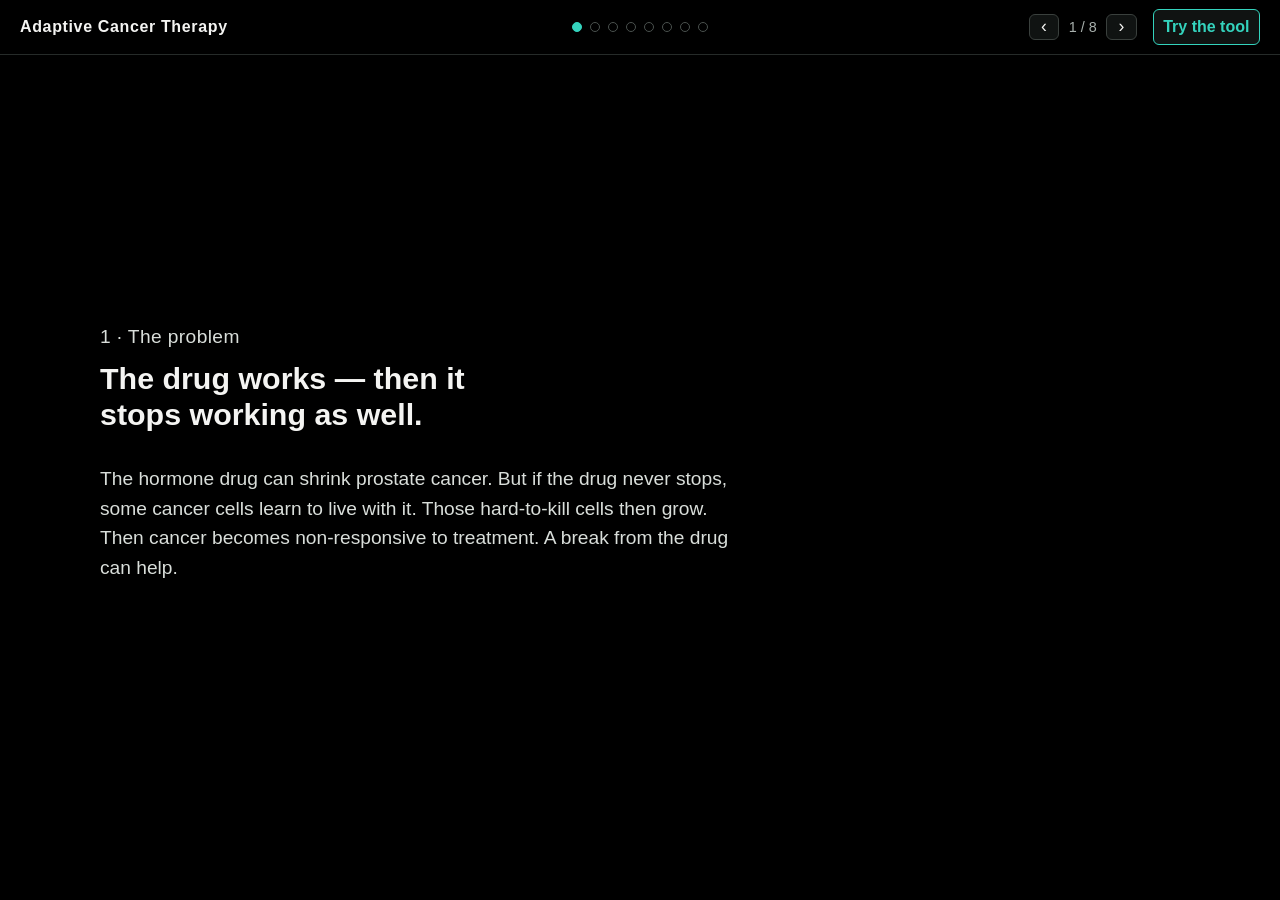
<file: web/index.html>
<!DOCTYPE html>
<html lang="en">
<head>
<meta charset="utf-8">
<meta name="viewport" content="width=device-width, initial-scale=1">
<title>Adaptive Cancer Therapy — stop and start, instead of always on</title>
<link rel="stylesheet" href="styles.css?v=23">
</head>
<body>
<nav class="decknav">
  <span class="brand">Adaptive Cancer Therapy</span>
  <div class="dots" id="dots" role="tablist" aria-label="Slides"></div>
  <span class="navright">
    <span class="pag">
      <button id="prevSl" aria-label="Previous slide">‹</button>
      <span id="slCount">1 / 1</span>
      <button id="nextSl" aria-label="Next slide">›</button>
    </span>
    <button id="tryBtn">Try the tool</button>
  </span>
</nav>

<main>
  <!-- STORY 1 -->
  <section class="slide story">
    <p class="act">1 · The problem</p>
    <h2>The drug works — then it stops working as well.</h2>
    <p>The hormone drug can shrink prostate cancer. But if the drug never stops, some
      cancer cells learn to live with it. Those hard-to-kill cells then grow.
      Then cancer becomes non-responsive to treatment. A break from the drug can help.</p>
  </section>

  <!-- COVER: adaptive cancer therapy, in one paragraph + one animated picture -->
  <section class="slide cover">
    <h1 class="covertitle">Adaptive Cancer Therapy</h1>
    <p class="deck coverpara">In adaptive therapy, the drug is stopped and started,
      instead of given all the time. This stops drug-resistant cancer cells from
      taking over, by not wiping out the drug-sensitive cells completely. It means
      less drug, a better quality of life, and cancer that takes longer to
      become drug-resistant.</p>
    <div class="calwrap">
      <svg id="calsvg" viewBox="0 0 1080 470" role="img" aria-label="Animated calendar of adaptive therapy: months with drug on in amber and drug off in blue, a blood-test line falling on drug and rising off drug, and green sensitive cells staying alive during breaks"></svg>
    </div>
    <p class="disclaimer">For research only — not medical advice.</p>
  </section>

  <!-- STORY 2 -->
  <section class="slide story">
    <p class="act">2 · Why a break can work</p>
    <h2>Two kinds of cells, one blood test.</h2>
    <div class="cols">
      <div class="coltext">
        <p>The cancer has two kinds of cells. Green cells die when the drug is on. Red cells
          do not die. The two kinds fight for space to grow. The blood test only shows green
          plus red, added up. It cannot show the red cells alone. So we try 200 versions of
          the model for each patient, to show how unsure we are — most of all about how many
          red cells there were at the start.</p>
        <p>Here is why a break can help: if the drug kills all green cells, red cells get all
          the space. On a break, green cells grow back and crowd the red ones out.</p>
        <p class="why"><strong>Why it matters:</strong> we have to plan drug breaks without
          being able to see the red cells. The model helps us guess them from the blood-test
          line and from when the drug was on or off.</p>
      </div>
      <div class="cellstage">
        <canvas id="act1tumor" width="840" height="520" role="img" aria-label="Living cancer picture: drug kills green cells while red cells spread"></canvas>
        <p class="cellphase" id="act1phase"></p>
      </div>
    </div>
  </section>

  <!-- HOW WE PREDICT -->
  <section class="slide">
    <p class="act">3 · Can we trust our guesses?</p>
    <h2>How the agent makes the guess.</h2>
    <p class="hint">The agent's real job: guess <strong>whether this patient would
      benefit from adaptive therapy</strong>. To do that, it first guesses the hidden
      green/red split, again and again, until its guesses match the early tests.</p>
    <div class="calwrap">
      <svg viewBox="0 0 1080 330" role="img" aria-label="Three steps: what we see (blood tests and when the drug was on or off), the Meta Muse Agent guesses the hidden green and red split, then it keeps 200 good guesses and runs them forward to make a prediction with a plausible range.">
        <g font-family="inherit">
          <text x="0" y="24" font-size="15" font-weight="700" fill="#f4f4f2">1 · WHAT WE SEE</text>
          <polyline points="8,70 48,130 88,150 128,95 168,65 208,120 248,140 288,90" fill="none" stroke="#34d3bd" stroke-width="3.5" stroke-linejoin="round" stroke-linecap="round"/>
          <rect x="8" y="176" width="86" height="13" fill="#e8a33d"/>
          <rect x="94" y="176" width="104" height="13" fill="#2c4a78"/>
          <rect x="198" y="176" width="86" height="13" fill="#e8a33d"/>
          <text x="0" y="226" font-size="14" fill="#d9deda">Blood tests over time, and when</text>
          <text x="0" y="248" font-size="14" fill="#d9deda">the drug was on (amber) or off (blue).</text>

          <path d="M330 130 L356 130 M348 122 L358 130 L348 138" stroke="#9aa39f" stroke-width="2.5" fill="none"/>

          <text x="380" y="24" font-size="15" font-weight="700" fill="#f4f4f2">2 · META MUSE AGENT GUESSES</text>
          <rect x="380" y="62" width="240" height="34" fill="#2e9e5b"/>
          <rect x="620" y="62" width="52" height="34" fill="#d64545"/>
          <text x="392" y="84" font-size="13" font-weight="700" fill="#06130a">green cells</text>
          <text x="646" y="84" font-size="11" font-weight="700" fill="#1a0606" text-anchor="middle">red</text>
          <text x="380" y="128" font-size="14" fill="#ff9a9a">The red part is hidden. The agent</text>
          <text x="380" y="150" font-size="14" fill="#ff9a9a">guesses it, and how the cells grow</text>
          <text x="380" y="176" font-size="14" fill="#d9deda">Each guess is run week by week and</text>
          <text x="380" y="198" font-size="14" fill="#d9deda">scored against the early tests.</text>

          <path d="M696 130 L722 130 M714 122 L724 130 L714 138" stroke="#9aa39f" stroke-width="2.5" fill="none"/>

          <text x="746" y="24" font-size="15" font-weight="700" fill="#f4f4f2">3 · KEEP 200, GUESS THE BENEFIT</text>
          <path d="M754 76 C 840 60, 950 66, 1064 96 L 1064 170 C 950 142, 840 140, 754 128 Z" fill="rgba(52,211,189,0.18)"/>
          <path d="M754 102 C 850 88, 960 96, 1064 132" fill="none" stroke="#34d3bd" stroke-width="3.5"/>
          <text x="746" y="204" font-size="14" fill="#d9deda">It runs the 200 guesses forward, then</text>
          <text x="746" y="226" font-size="14" fill="#d9deda">answers: would breaks help this patient,</text>
          <text x="746" y="248" font-size="14" fill="#d9deda">and how many weeks off drug?</text>

          <rect x="0" y="282" width="1080" height="34" rx="8" fill="#0c0e0d" stroke="#262b29"/>
          <text x="540" y="304" font-size="13.5" fill="#d9deda" text-anchor="middle">TRY &#8594; RUN &#8594; SCORE &#8594; KEEP OR THROW AWAY &#8594; TRY AGAIN</text>
        </g>
      </svg>
    </div>
    <p class="lesson"><strong>The key point:</strong> the agent never sees the red cells —
      so it keeps 200 good guesses, not one. From them it makes its real guess:
      <strong>would this patient benefit from adaptive therapy, and by how much?</strong>
      That answer comes later, as big, middle, or small saver.
      The agent is <strong>Meta Muse</strong> (Muse Spark proposes each try with a Meta
      API key; this deck's run used a local proposer on all 105 patients, so every
      number can be re-made without a key).</p>
  </section>

  <!-- SLIDE 2: sim -->
  <section class="slide">
    <p class="act">4 · Less drug, same control</p>
    <h2>Break vs never stopping: less drug, same control.</h2>
    <p class="hint">Same cancer, two drug plans. Green cells die on the drug.
      Red cells do not. Press play and see which plan keeps the cancer
      under control the longest.</p>
    <div class="simcontrols">
      <button id="playBtn">Pause</button>
      <button id="restartBtn">Restart</button>
      <label>Speed
        <select id="speed">
          <option value="4">4 wk/s</option>
          <option value="12" selected>12 wk/s</option>
          <option value="30">30 wk/s</option>
        </select>
      </label>
      <span id="simError" class="simerror"></span>
    </div>
    <div class="split two">
      <div class="panel">
        <h3>Drug always on</h3>
        <p class="ruletag">never takes a break</p>
        <div class="dish3d" id="simCont" role="img" aria-label="Simulated tumor under continuous treatment"></div>
        <div class="meters">
          <span>week <b id="wkCont">0</b></span>
          <span>weeks in control <b id="ctlCont">0</b></span>
          <span id="drugCont" class="pill on">drug ON</span>
        </div>
      </div>
      <div class="panel">
        <h3>Usual plan</h3>
        <p class="ruletag">stop when the blood test falls to half · start again when it goes back up</p>
        <div class="dish3d" id="simStd" role="img" aria-label="Simulated tumor under the standard rule"></div>
        <div class="meters">
          <span>week <b id="wkStd">0</b></span>
          <span>weeks in control <b id="ctlStd">0</b></span>
          <span id="drugStd" class="pill on">drug ON</span>
        </div>
      </div>
    </div>
    <div class="legend" aria-label="What the cell colors mean">
      <span><i class="dot" style="background:#35c163"></i>green cells — the drug can kill them</span>
      <span><i class="dot" style="background:#e05252"></i>red cells — the drug cannot kill them</span>
    </div>
    <p class="lesson"><strong>What to watch:</strong> the break plan uses far less drug.
      The question is not “which exact rule?” — it is “which patients save the most
      time off the drug and still stay in control?” That is the next slide.</p>
  </section>

  <!-- SLIDE 3b: who should pause -->
  <section class="slide">
    <p class="act">5 · Who saves the most?</p>
    <h2>Half the drug, same control — but for who?</h2>
    <p class="hint" id="selectionIntro">Loading the results…</p>
    <dl class="stats" id="selectionStats"></dl>
    <p class="lesson"><strong>What we found this time:</strong> the agent now ran on
      every patient — all 105 (Bruchovsky 72, Shaw 16, Zhang 17), not just one study.
      On average a break plan spends <strong>56 of every 100 weeks off the drug</strong>,
      and the patients we pick spend <strong>71 of 100 weeks off</strong>, still with
      the same control as never stopping (+0.3 weeks). Big savers (70+ weeks off) are
      45% of our picks, against 22% of all patients. Saving still varies a lot by
      patient — from 6 to 99 weeks off in 100.</p>
  </section>

  <!-- CORE 6: real life -->
  <section class="slide story">
    <p class="act">6 · What this would change in real life</p>
    <h2>Not longer life. An easier life.</h2>
    <p><strong>For patients:</strong> far less time on a hard drug — fewer hot flashes,
      less tiredness, stronger bones — while the cancer stays under control.</p>
    <p><strong>For doctors:</strong> a test-based reason to say “you should take a break”
      to one patient, and “you should not” to another, instead of guessing.</p>
    <p><strong>For researchers:</strong> test the big savers first, so the next real
      study is smaller, faster, and more likely to give a clear answer.</p>
    <p class="why"><strong>Honest limit:</strong> today this changes nothing. It is a
      computer model, not proof in real patients. No one should change treatment
      because of it. A real study must prove it first.</p>
  </section>

  <!-- TRY IT: upload your own patient -->
  <section class="slide">
    <p class="act">Try it · Your own patient</p>
    <h2>Your patient. Our guess.</h2>
    <p class="hint">Upload a CSV with columns <code>patient_id, date, psa_ng_ml, on_treatment</code>
      (at least 5 readings on the drug and 5 off, per patient). Every patient in the file is
      fitted and scored in your browser, then ranked by who would benefit most from a break.
      No file handy? Use the example patient.</p>
    <div class="simcontrols">
      <label>Muse API key (needed for a guess)
        <input type="password" id="upKey" placeholder="Paste key" autocomplete="off" spellcheck="false" size="28">
      </label>
      <span class="hint">Only Muse guesses how likely each patient is to benefit.
        Without a key we fit and score, but make no guess. The key stays in this tab —
        it is only sent to Meta's API, never stored.</span>
    </div>
    <div class="simcontrols">
      <label>Your CSV <input type="file" id="upFile" accept=".csv,text/csv"></label>
      <button id="upExample">Use example patient</button>
      <button id="upSend" disabled>Send</button>
      <a href="example_patient.csv" download>Download example CSV</a>
    </div>
    <p class="hint" id="upStatus">Pick a file (or the example), then press Send.</p>
    <div id="upOut"></div>
    <div class="chartwrap"><canvas id="upChart" width="1200" height="300"></canvas></div>
    <p class="hint">Quick in-browser fit (about 40 model versions), not the offline
      200-version run. A guess from a computer model — not medical advice.</p>
  </section>

</main>

<script>
(function () {
  var svg = document.getElementById("calsvg");
  if (!svg) return;
  var NS = "http://www.w3.org/2000/svg";
  function el(tag, attrs, text) {
    var n = document.createElementNS(NS, tag);
    for (var k in attrs) n.setAttribute(k, attrs[k]);
    if (text != null) n.textContent = text;
    svg.appendChild(n);
    return n;
  }
  var ON = "#e8a33d", OFF = "#5b9cf5", GREEN = "#2e9e5b", RED = "#d64545", INK = "#f4f4f2", MUT = "#9aa39f";
  // months: 1 = drug on, 0 = drug off
  var months = [1, 1, 1, 0, 0, 0, 1, 1, 0, 0, 1, 1];
  var X0 = 28, MW = 84, GAP = 3.5, TOP = 8;
  var cx = months.map(function (_, i) { return X0 + i * (MW + GAP) + MW / 2; });
  months.forEach(function (on, i) {
    var x = X0 + i * (MW + GAP), col = on ? ON : OFF;
    var card = el("rect", { x: x, y: TOP, width: MW, height: 96, rx: 10, fill: "#0c0e0d", stroke: "#262b29" }); card.setAttribute("class", "calcard"); card.style.animationDelay = (i * 0.5) + "s";
    el("text", { x: x + MW / 2, y: TOP + 20, "text-anchor": "middle", "font-size": 12, fill: MUT }, "MONTH " + (i + 1));
    // calendar dots
    for (var d = 0; d < 12; d++) {
      el("circle", { cx: x + 14 + (d % 4) * 19, cy: TOP + 34 + Math.floor(d / 4) * 13, r: 3.2,
        fill: col, opacity: 0.35 + 0.05 * (d % 3) });
    }
    el("rect", { x: x + 9, y: TOP + 76, width: MW - 18, height: 20, rx: 10, fill: col });
    el("text", { x: x + MW / 2, y: TOP + 90, "text-anchor": "middle", "font-size": 12, "font-weight": 700,
      fill: on ? "#1a1206" : "#081426" }, on ? "DRUG ON" : "DRUG OFF");
  });
  // PSA wave ------------------------------------------------------
  var GY0 = 150, GY1 = 292; // graph top/bottom
  months.forEach(function (on, i) {
    var x = X0 + i * (MW + GAP);
    el("rect", { x: x, y: GY0, width: MW + GAP, height: GY1 - GY0, fill: on ? ON : OFF, opacity: 0.06 });
  });
  var psa = [92, 52, 27, 15, 23, 37, 54, 30, 17, 27, 41, 24];
  var Y = function (v) { return GY1 - (v / 100) * (GY1 - GY0); };
  [[56, "restart level"], [16, "stop level"]].forEach(function (lv) {
    el("line", { x1: X0, y1: Y(lv[0]), x2: 1052, y2: Y(lv[0]), stroke: MUT, "stroke-dasharray": "5 5", opacity: 0.6 });
    el("text", { x: 1052, y: Y(lv[0]) - 5, "text-anchor": "end", "font-size": 13, fill: MUT }, lv[1]);
  });
  el("text", { x: X0, y: GY0 - 8, "font-size": 13, fill: MUT }, "Blood test over the year");
  var pts = psa.map(function (v, i) { return cx[i].toFixed(1) + "," + Y(v).toFixed(1); }).join(" ");
  var line = el("polyline", { points: pts, fill: "none", stroke: "#34d3bd", "stroke-width": 3.5, "stroke-linejoin": "round", "stroke-linecap": "round" }); line.setAttribute("class", "calpsa");
  psa.forEach(function (v, i) { el("circle", { cx: cx[i], cy: Y(v), r: 4.5, fill: "#34d3bd" }); });
  // phase captions --------------------------------------------------
  var phases = [
    [0, 2, ON, "ON", "Blood test falls. Green cells die,", "red cells spread slowly."],
    [3, 5, OFF, "OFF", "Break. Green cells grow back", "and crowd the red cells out."],
    [6, 7, ON, "ON", "Drug restarts before", "red cells take over."],
    [8, 9, OFF, "OFF", "Break again. Green cells", "keep red cells in check."],
    [10, 11, ON, "ON", "Restart. Blood test falls, most", "drug time was saved."],
  ];
  phases.forEach(function (ph) {
    var x = cx[ph[0]] - 34;
    el("text", { x: x, y: 326, "font-size": 14, "font-weight": 700, fill: ph[2] }, ph[3]);
    el("text", { x: x, y: 348, "font-size": 12.5, fill: INK }, ph[4]);
    el("text", { x: x, y: 366, "font-size": 12.5, fill: INK }, ph[5]);
  });
  // cell mix bars ----------------------------------------------------
  el("text", { x: X0, y: 402, "font-size": 13, fill: MUT }, "Cancer cells at the end of each stage (green = drug can kill, red = drug cannot)");
  var mixes = [[0.55, "after ON"], [0.72, "after break"], [0.60, "after ON"], [0.74, "after break"], [0.62, "after ON"]];
  mixes.forEach(function (m, i) {
    var bx = X0 + i * 208, bw = 180, by = 414;
    el("rect", { x: bx, y: by, width: bw * m[0], height: 18, fill: GREEN });
    el("rect", { x: bx + bw * m[0], y: by, width: bw * (1 - m[0]), height: 18, fill: RED });
    el("text", { x: bx + bw / 2, y: by + 38, "text-anchor": "middle", "font-size": 12, fill: MUT }, m[1]);
  });
})();
</script>
<script src="vendor/three.min.js?v=12"></script>
<script src="app.js?v=19"></script>
<script src="viz.js?v=17"></script>
<script src="viz3d.js?v=27"></script>
<script src="tissue-shader.js?v=1"></script>
<script src="upload.js?v=1"></script>
<script>
// Slide deck: horizontal paging with prev/next, dots, keys, and edge-aware wheel.
(function () {
  var main = document.querySelector("main");
  var slides = Array.prototype.slice.call(main.querySelectorAll(".slide"));
  var count = document.getElementById("slCount");
  var dots = document.getElementById("dots");
  var cur = 0, locked = false;

  slides.forEach(function (s, i) {
    var b = document.createElement("button");
    var act = s.querySelector(".act");
    b.setAttribute("role", "tab");
    b.setAttribute("aria-label", "Slide " + (i + 1) + (act ? ": " + act.textContent : ""));
    b.addEventListener("click", function () { go(i); });
    dots.appendChild(b);
  });
  var dotBtns = Array.prototype.slice.call(dots.querySelectorAll("button"));

  function render() {
    count.textContent = (cur + 1) + " / " + slides.length;
    dotBtns.forEach(function (b, i) { b.classList.toggle("on", i === cur); });
  }
  // fitSlides() zooms tall slides below 100vw wide, so slide offsets are
  // not multiples of the viewport width; always aim at the real offset.
  function slideLeft(i) {
    return slides[i].getBoundingClientRect().left -
      main.getBoundingClientRect().left + main.scrollLeft;
  }
  function go(i) {
    cur = Math.max(0, Math.min(slides.length - 1, i));
    main.scrollTo({ left: slideLeft(cur), behavior: "smooth" });
    render();
  }
  var ticking = false;
  main.addEventListener("scroll", function () {
    if (ticking) return;
    ticking = true;
    requestAnimationFrame(function () {
      var best = 0, bestD = Infinity;
      slides.forEach(function (s, i) {
        var d = Math.abs(slideLeft(i) - main.scrollLeft);
        if (d < bestD) { bestD = d; best = i; }
      });
      cur = best;
      render();
      ticking = false;
    });
  }, { passive: true });

  document.getElementById("tryBtn").addEventListener("click", function () {
    var i = slides.findIndex(function (s) { return s.querySelector("#upFile"); });
    go(i >= 0 ? i : slides.length - 2);
  });
  document.getElementById("prevSl").addEventListener("click", function () { go(cur - 1); });
  document.getElementById("nextSl").addEventListener("click", function () { go(cur + 1); });

  document.addEventListener("keydown", function (e) {
    var ae = document.activeElement;
    var tag = (ae && ae.tagName) || "";
    // Only text entry keeps its keys; selects, sliders and buttons do not
    // trap deck navigation.
    var typing = tag === "TEXTAREA" || (ae && ae.isContentEditable) ||
      (tag === "INPUT" && !/^(range|checkbox|radio|button|submit)$/i.test(ae.type || "text"));
    if (typing) return;
    var to = null;
    if (e.key === "ArrowRight" || e.key === "ArrowDown" || e.key === "PageDown") to = cur + 1;
    else if (e.key === "ArrowLeft" || e.key === "ArrowUp" || e.key === "PageUp") to = cur - 1;
    else if (e.key === "Home") to = 0;
    else if (e.key === "End") to = slides.length - 1;
    if (to === null) return;
    // Stop the browser's own arrow-scroll of <main>: after a click inside
    // the deck it nudges 40px and cancels the smooth slide change.
    e.preventDefault();
    go(to);
  });

  // Vertical wheel moves between slides only at a slide's vertical edge,
  // so tall slides still scroll normally. Trackpad horizontal swipes pass through.
  main.addEventListener("wheel", function (e) {
    if (Math.abs(e.deltaX) > Math.abs(e.deltaY)) return;
    var s = slides[cur];
    var down = e.deltaY > 0;
    var blocked = down
      ? s.scrollHeight - s.scrollTop - s.clientHeight <= 4
      : s.scrollTop <= 4;
    if (!blocked) return;
    e.preventDefault();
    if (locked) return;
    locked = true;
    setTimeout(function () { locked = false; }, 700);
    go(cur + (down ? 1 : -1));
  }, { passive: false });

  // Optional deep link: ?slide=N (1-based) opens on that slide.
  var startSlide = parseInt(new URLSearchParams(location.search).get("slide"), 10);
  if (!isNaN(startSlide)) {
    cur = Math.max(0, Math.min(slides.length - 1, startSlide - 1));
    main.scrollTo({ left: slideLeft(cur) });
  }
  render();
})();

// Fit every slide to the viewport height: shrink content just enough that no
// slide ever needs its own vertical scrollbar. Never upscales.
function fitSlides() {
  var slides = Array.prototype.slice.call(document.querySelectorAll("main .slide"));
  if (!slides.length) return;
  // Note: scrollHeight ignores zoom, so measure once at zoom 1 and set once.
  // (Iterating would re-shrink every pass and run away to the floor.)
  slides.forEach(function (s) {
    s.style.zoom = 1;
    s.style.minWidth = ""; s.style.maxWidth = ""; s.style.height = "";
    s.style.paddingLeft = ""; s.style.paddingRight = "";
  });
  void document.body.offsetHeight; // settle layout before measuring
  slides.forEach(function (s) {
    var avail = s.clientHeight, need = s.scrollHeight;
    if (need > avail + 1) {
      var z = Math.max(0.3, avail / need);
      s.style.zoom = z;
      // Zoom also shrinks the slide's own box, which would pull the next
      // slide into view. Grow the un-zoomed box so the zoomed slide still
      // fills exactly one screen, width and height.
      var inv = (100 / z).toFixed(3);
      s.style.minWidth = inv + "vw";
      s.style.maxWidth = inv + "vw";
      s.style.height = inv + "vh";
      // Zoom also shrinks the side padding, shifting this slide's text
      // column left of every other slide's. Grow the un-zoomed padding so
      // the zoomed column starts at exactly the same left edge.
      var target = Math.min(1080, window.innerWidth * 0.92);
      var padPx = Math.max(0, (s.clientWidth - target / z) / 2);
      s.style.paddingLeft = padPx + "px";
      s.style.paddingRight = padPx + "px";
    }
  });
}
window.fitSlides = fitSlides;
window.addEventListener("resize", fitSlides);
fitSlides();
</script>
<script>
// Act I tumor vignette: same custom GLSL tissue shader as the art page.
// Cycle: grow (drug off) -> drug on (green shrinks, red spreads) -> holiday
// (green regrows and crowds red back). Phase label follows the same clock.
(function () {
  var canvas = document.getElementById("act1tumor");
  var phase = document.getElementById("act1phase");
  if (!canvas || !phase) return;
  var shader = (typeof createTissueShader === "function")
    ? createTissueShader(canvas, { drug: 0, progress: 0.15, seed: 2.7 }) : null;
  if (!shader) {
    phase.textContent = "Green cells (drug kills them) and red cells (drug cannot kill them) share the cancer.";
    return;
  }
  var reduced = window.matchMedia && window.matchMedia("(prefers-reduced-motion: reduce)").matches;
  if (reduced) {
    shader.setDrug(1); shader.setProgress(0.4); shader.drawOnce();
    phase.textContent = "Green cells (drug kills them) and red cells (drug cannot kill them) share the cancer.";
    return;
  }
  var T_GROW = 3, T_DRUG = 7.5, T_END = 11;
  var t0 = performance.now(), running = true, lastMsg = "";
  function say(html) {
    if (html !== lastMsg) { phase.innerHTML = html; lastMsg = html; }
  }
  function frame(now) {
    if (!running) return;
    requestAnimationFrame(frame);
    var t = ((now - t0) / 1000) % T_END;
    var drug = t >= T_GROW && t < T_DRUG;
    var holiday = t >= T_DRUG;
    var prog = !drug && !holiday ? 0.15
      : drug ? 0.15 + 0.35 * ((t - T_GROW) / (T_DRUG - T_GROW))
      : 0.50 - 0.28 * ((t - T_DRUG) / (T_END - T_DRUG));
    shader.setDrug(drug ? 1 : 0);
    shader.setProgress(prog);
    say(!drug && !holiday
      ? "Cancer growing \u2014 green and red cells fight for space"
      : drug
      ? '<span class="pill on">DRUG ON</span> green cells die, red cells spread'
      : '<span class="pill off">DRUG BREAK</span> green cells grow back and crowd the red ones');
  }
  if ("IntersectionObserver" in window) {
    new IntersectionObserver(function (es) {
      var vis = es[0].isIntersecting;
      if (vis && !running) { running = true; shader.start(); requestAnimationFrame(frame); }
      else if (!vis) { running = false; shader.stop(); }
    }).observe(canvas);
  }
  shader.start();
  requestAnimationFrame(frame);
})();
</script>
</body>
</html>
</file>
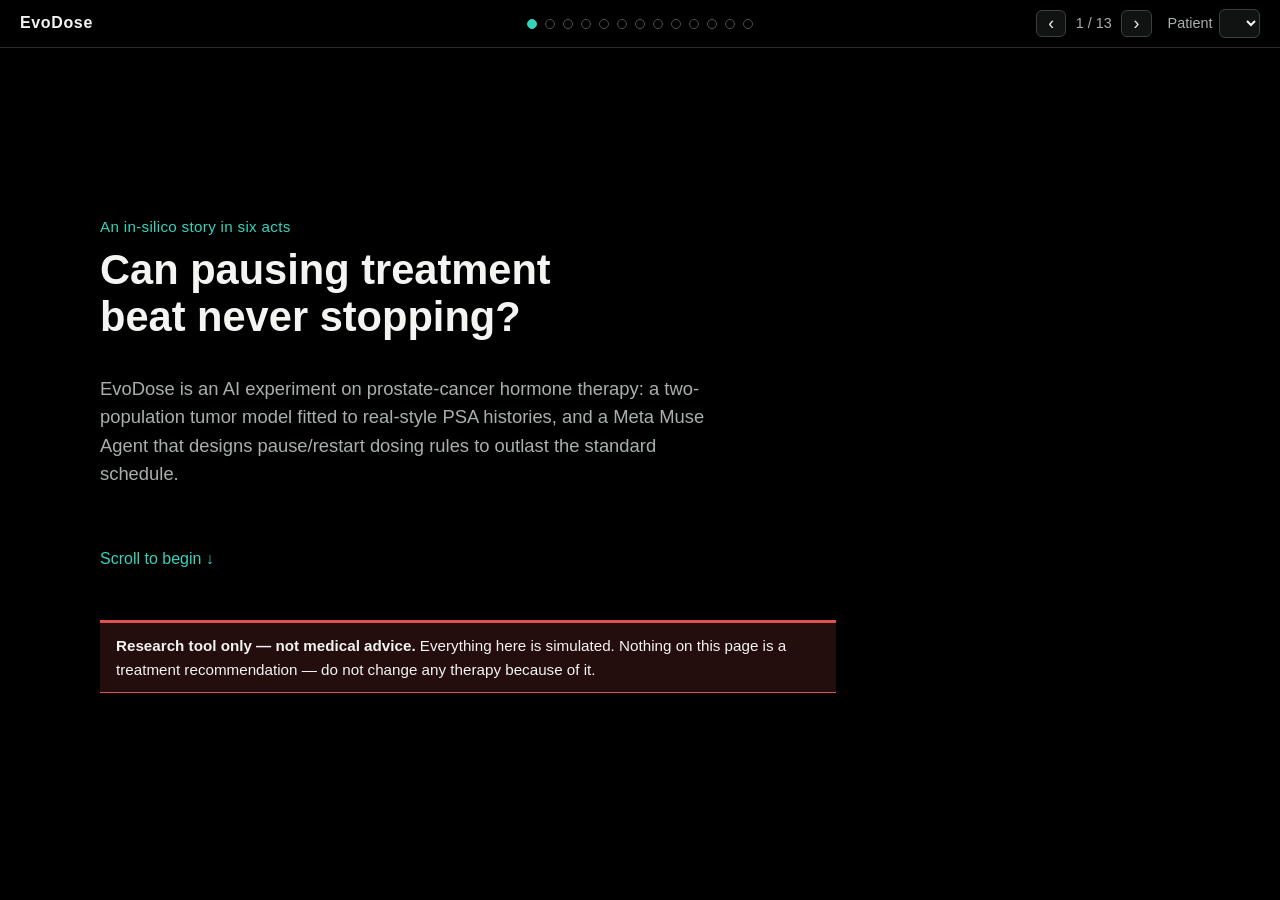
<file: web/_measure.html>
<!DOCTYPE html>
<html lang="en">
<head>
<meta charset="utf-8">
<meta name="viewport" content="width=device-width, initial-scale=1">
<title>EvoDose — in-silico adaptive therapy design</title>
<link rel="stylesheet" href="styles.css?v=13">
</head>
<body>
<nav class="decknav">
  <span class="brand">EvoDose</span>
  <div class="dots" id="dots" role="tablist" aria-label="Slides"></div>
  <span class="navright">
    <span class="pag">
      <button id="prevSl" aria-label="Previous slide">‹</button>
      <span id="slCount">1 / 1</span>
      <button id="nextSl" aria-label="Next slide">›</button>
    </span>
    <label class="patpick">Patient
      <select id="patient"></select>
    </label>
  </span>
</nav>

<main>
  <!-- COVER -->
  <section class="slide cover">
    <p class="act">An in-silico story in six acts</p>
    <h1>Can pausing treatment<br>beat never stopping?</h1>
    <p class="deck">EvoDose is an AI experiment on prostate-cancer hormone therapy:
      a two-population tumor model fitted to real-style PSA histories, and a Meta Muse Agent
      that designs pause/restart dosing rules to outlast the standard schedule.</p>
    <p class="scrollcue">Scroll to begin ↓</p>
    <p class="disclaimer"><strong>Research tool only — not medical advice.</strong>
      Everything here is simulated. Nothing on this page is a treatment recommendation —
      do not change any therapy because of it.</p>
  </section>

  <!-- STORY 1 -->
  <section class="slide story">
    <p class="act">Act I · The dilemma</p>
    <h2>Hormone therapy works — until it doesn't.</h2>
    <p>Continuous hormone therapy suppresses the tumor, but the cancer adapts and
      resistance grows. Intermittent therapy inserts <em>drug holidays</em> that give
      patients a break — yet the standard rule for when to pause and restart
      (stop at 50% below baseline, restart at baseline) is a fixed recipe, the same
      for every patient.</p>
    <p class="why"><strong>Why it matters:</strong> pausing at the wrong moment wastes
      the holiday; pausing at the right one may keep the tumor controlled longer
      while cutting total drug exposure.</p>
    <div class="cellstage">
      <svg id="act1tumor" viewBox="0 0 420 260" role="img" aria-label="Animated tumor: drug kills sensitive green cells while resistant red cells spread"></svg>
      <p class="cellphase" id="act1phase"></p>
    </div>
  </section>

  <!-- SLIDE 1: fit -->
  <section class="slide">
    <p class="act">Scene 01 · Evidence</p>
    <h2>First, can we predict this patient's PSA?</h2>
    <p class="hint" id="fitHint"></p>
    <div class="chartwrap"><canvas id="fitChart" width="1200" height="300"></canvas></div>
    <div class="legend">
      <span><i class="dot on"></i>reading, on drug</span>
      <span><i class="dot off"></i>reading, off drug</span>
      <span><i class="line med"></i>model median</span>
      <span><i class="band"></i>90% ensemble band</span>
      <span><i class="line split"></i>fit / held-out split</span>
    </div>
    <dl class="stats" id="fitStats"></dl>
    <p class="hint">We fit on the first 60% of the history and predict the rest —
      the held-out points right of the dashed line are the honesty test.</p>
  </section>

  <!-- STORY 2 -->
  <section class="slide story">
    <p class="act">Act II · The hidden enemy</p>
    <h2>Two cell populations, one blood test.</h2>
    <p>The model tracks drug-sensitive cells (S), which the drug kills, and resistant
      cells (R), which it can't. They compete for room to grow — and the PSA reading
      is just their sum, <em>S + R</em>. No blood test can see R directly. The fit
      uses an ensemble of 200 parameter sets, and the widest uncertainty is exactly
      where you'd expect: the hidden initial resistant fraction.</p>
    <p class="why"><strong>Why it matters:</strong> every dosing decision is made
      half-blind. The model infers the invisible resistant population from the PSA
      curve plus the on/off schedule — and carries its uncertainty along.</p>
  </section>

  <!-- SLIDE 2: sim -->
  <section class="slide">
    <p class="act">Scene 02 · The race</p>
    <h2>Three rules, one tumor. Watch the red take over.</h2>
    <p class="hint">Same fitted tumor under three dosing rules. Green cells are
      drug-sensitive, red cells are resistant. Play all three forward and see which
      controls longest.</p>
    <div class="simcontrols">
      <button id="playBtn">Pause</button>
      <button id="restartBtn">Restart</button>
      <label>Speed
        <select id="speed">
          <option value="4">4 wk/s</option>
          <option value="12" selected>12 wk/s</option>
          <option value="30">30 wk/s</option>
        </select>
      </label>
      <span id="simError" class="simerror"></span>
    </div>
    <div class="split">
      <div class="panel">
        <h3>Continuous treatment</h3>
        <p class="ruletag">drug always ON · the never-stop reference</p>
        <div class="dish3d" id="simCont" role="img" aria-label="Simulated tumor under continuous treatment"></div>
        <div class="meters">
          <span>week <b id="wkCont">0</b></span>
          <span>weeks controlled <b id="ctlCont">0</b></span>
          <span id="drugCont" class="pill on">drug ON</span>
        </div>
      </div>
      <div class="panel">
        <h3>Standard adaptive rule</h3>
        <p class="ruletag">stop at 50% of baseline · restart at baseline</p>
        <div class="dish3d" id="simStd" role="img" aria-label="Simulated tumor under the standard rule"></div>
        <div class="meters">
          <span>week <b id="wkStd">0</b></span>
          <span>weeks controlled <b id="ctlStd">0</b></span>
          <span id="drugStd" class="pill on">drug ON</span>
        </div>
      </div>
      <div class="panel">
        <h3>Meta Muse Agent rule <span id="agentName" class="agentname"></span></h3>
        <p class="ruleTag" id="agentTag"></p>
        <div class="dish3d" id="simAgent" role="img" aria-label="Simulated tumor under the Meta Muse Agent rule"></div>
        <div class="meters">
          <span>week <b id="wkAgent">0</b></span>
          <span>weeks controlled <b id="ctlAgent">0</b></span>
          <span id="drugAgent" class="pill on">drug ON</span>
        </div>
      </div>
    </div>
  </section>

  <!-- STORY 3 -->
  <section class="slide story">
    <p class="act">Act III · The twist</p>
    <h2>Why stopping can beat never stopping.</h2>
    <p>Killing every sensitive cell sounds thorough — but it clears the field for the
      resistant cells, a phenomenon called <em>competitive release</em>. A well-timed
      holiday keeps enough sensitive cells alive to crowd out the resistant ones,
      so the tumor stays controllable for longer.</p>
    <p class="why"><strong>Why it matters:</strong> this is the whole bet behind
      adaptive therapy — less drug, longer control — but only if the pauses are timed
      to the tumor's dynamics, not to a fixed recipe.</p>
  </section>

  <!-- SLIDE 3: Meta Muse Agent -->
  <section class="slide">
    <p class="act">Scene 03 · The Meta Muse Agent</p>
    <h2>An AI proposes dosing rules. Only improvements survive.</h2>
    <p class="hint">Up to 10 iterations × 3 candidates per patient. Each rule is scored
      on 200 simulated tumor variants — median time to progression, worst-decile time
      to progression (TTP), and % time on drug. Objective:
      <code>median TTP + 0.5 × worst-decile TTP − 0.2 × % weeks on drug</code>.
      <button id="replayBtn">Replay log</button></p>
    <div class="agentgrid">
      <div>
        <h3>Best rule (readable code)</h3>
        <pre id="bestCode"></pre>
        <h3>What it means</h3>
        <p id="bestExpl"></p>
        <h3>This patient: Meta Muse Agent vs baselines</h3>
        <table id="compareTable"></table>
      </div>
      <div>
        <h3>Live log</h3>
        <ol id="agentLog" class="log"></ol>
      </div>
    </div>
  </section>

  <!-- STORY 4 -->
  <section class="slide story">
    <p class="act">Act IV · The skeptic</p>
    <h2>One patient could be luck. What about all of them?</h2>
    <p>A rule that wins on a single fitted tumor may be overfit to that tumor's quirks.
      So every candidate is scored across 200 parameter variants per patient — and the
      objective explicitly rewards the <em>worst decile</em>, not just the median.
      Then the whole experiment repeats for every patient in the cohort.</p>
    <p class="why"><strong>Why it matters:</strong> optimizing the worst case is what
      separates a robust dosing rule from a lucky one. The table on the next slide is
      the verdict.</p>
  </section>

  <!-- SLIDE 4: summary -->
  <section class="slide">
    <p class="act">Scene 04 · The verdict</p>
    <h2>Meta Muse Agent rule vs standard rule, every patient.</h2>
    <p class="hint">Median and worst-decile time to progression (TTP, in weeks) plus drug
      burden — the share of simulated weeks on treatment — across each patient's
      200-variant ensemble. TTP is capped at 260 weeks.</p>
    <table id="summaryTable"></table>
    <p class="hint" id="overallLine"></p>
  </section>

  <!-- STORY 5 -->
  <section class="slide story">
    <p class="act">Act V · Seeing is believing</p>
    <h2>Five more ways to look at the same tumor.</h2>
    <p>Uncertainty as a landscape. Clonal volumes flowing through time. A radar of
      trade-offs, the Meta Muse Agent's search tree, and core samples of invading resistance.
      Each view answers a different question about the result you just saw.</p>
    <p class="why"><strong>Why it matters:</strong> a single number (median TTP) can
      hide a fragile win. These views show <em>how</em> each rule wins — or fails.</p>
  </section>

  <!-- SLIDE 5: gallery -->
  <section class="slide">
    <p class="act">Scene 05 · Gallery</p>
    <h2>Five more ways to see it.</h2>
    <p class="hint">All views follow the selected patient. Drag the 3D terrain to orbit it,
      scroll to zoom. Green is drug-sensitive, red is resistant throughout.</p>
    <div class="gallery">
      <div class="viz wide">
        <h3>Uncertainty terrain</h3>
        <p class="ruletag">The 90% ensemble band as a landscape, the median fit as its ridge,
          real readings as floating points. The held-out region lies right of the split wall.</p>
        <div id="terrain" class="gl" role="img" aria-label="3D PSA uncertainty terrain"></div>
      </div>
      <div class="viz wide">
        <h3>Clonal rivers</h3>
        <p class="ruletag">Sensitive (green) and resistant (red) volumes flowing through time
          under each rule, on a shared scale. Shaded spans are weeks on drug. Corner tags
          show time to progression (TTP) and % of weeks on drug.</p>
        <canvas id="river" height="230"></canvas>
      </div>
      <div class="viz">
        <h3>Rule radar</h3>
        <p class="ruletag">Five-way trade-off per rule, normalized per patient.
        TTP = time to progression; drug-free % = share of weeks off drug;
        control per drug = median TTP per point of drug exposure.</p>
        <canvas id="radar" height="220"></canvas>
      </div>
      <div class="viz">
        <h3>Meta Muse Agent search tree</h3>
        <p class="ruletag">Proposals in order, grouped by rule family. Gold path = best-so-far
          lineage. Click any node to read its rule.</p>
        <svg id="tree" role="img" aria-label="Meta Muse Agent search tree"></svg>
        <pre id="treeCode">Click a node to read its rule.</pre>
      </div>
      <div class="viz spanall">
        <h3>Core samples</h3>
        <p class="ruletag">One row of cells per week, top to bottom — watch red resistance
          invade each rule's tumor. White line marks progression.</p>
        <canvas id="barcode" height="190"></canvas>
      </div>
    </div>
  </section>

  <!-- SLIDE 6: 3D -->
  <section class="slide">
    <p class="act">Scene 06 · Under the microscope</p>
    <h2>Twelve ways to watch one tumor.</h2>
    <p class="hint">The same simulated tumor as the race, rendered twelve different ways.
      Follows the selected patient and the live sim clock — press play above and watch here.
      Drag to orbit, scroll to zoom. The last six views look through a microscope.</p>
    <div class="v3controls">
      <div id="v3views" class="viewbtns"></div>
      <label>Rule
        <select id="v3rule"></select>
      </label>
    </div>
    <div id="stage3d" class="stage3d" role="img" aria-label="3D tumor visualization"></div>
    <p class="hint" id="v3caption"></p>
  </section>

  <!-- METHODS / FIN -->
  <section class="slide story">
    <p class="act">Coda · How it was made</p>
    <h2>Methods in brief.</h2>
    <ul class="methods">
      <li>Model: weekly Lotka–Volterra competition. Sensitive cells S and resistant cells R;
        drug kills S only; PSA = S + R. Six fitted parameters per patient.</li>
      <li>Fit on the first 60% of each patient's PSA history (differential evolution),
        then 200 Metropolis samples for uncertainty — widest on the hidden initial
        resistant fraction and the two competition strengths.</li>
      <li>Validation predicts the held-out 40% with the real on/off schedule; reported
        as log-RMSE (prediction error on the log scale) and MAE
        (mean absolute error, in ng/mL) per patient and overall.</li>
      <li>Baselines: continuous treatment, and stop-at-50% / restart-at-baseline.</li>
      <li>Meta Muse Agent: Muse Spark via the Meta Model API when <code>META_API_KEY</code> is set,
        otherwise a built-in evolutionary search over new rule structures
        (slope triggers, minimum dwell times, hysteresis, holiday schedules).</li>
      <li>Data shown is a synthetic Bruchovsky-style surrogate (same columns as the trial
        extract). Drop in the real CSV at <code>data/bruchovsky_psa.csv</code> and re-run
        <code>python3 src/run_pipeline.py</code> — see README.</li>
    </ul>
    <p class="fin">EvoDose · in-silico research prototype · not medical advice.</p>
  </section>
</main>

<script src="vendor/three.min.js?v=12"></script>
<script src="app.js?v=14"></script>
<script src="viz.js?v=14"></script>
<script src="viz3d.js?v=24"></script>
<script>
// Slide deck: horizontal paging with prev/next, dots, keys, and edge-aware wheel.
(function () {
  var main = document.querySelector("main");
  var slides = Array.prototype.slice.call(main.querySelectorAll(".slide"));
  var count = document.getElementById("slCount");
  var dots = document.getElementById("dots");
  var cur = 0, locked = false;

  slides.forEach(function (s, i) {
    var b = document.createElement("button");
    var act = s.querySelector(".act");
    b.setAttribute("role", "tab");
    b.setAttribute("aria-label", "Slide " + (i + 1) + (act ? ": " + act.textContent : ""));
    b.addEventListener("click", function () { go(i); });
    dots.appendChild(b);
  });
  var dotBtns = Array.prototype.slice.call(dots.querySelectorAll("button"));

  function render() {
    count.textContent = (cur + 1) + " / " + slides.length;
    dotBtns.forEach(function (b, i) { b.classList.toggle("on", i === cur); });
  }
  function go(i) {
    cur = Math.max(0, Math.min(slides.length - 1, i));
    main.scrollTo({ left: cur * main.clientWidth, behavior: "smooth" });
    render();
  }
  var ticking = false;
  main.addEventListener("scroll", function () {
    if (ticking) return;
    ticking = true;
    requestAnimationFrame(function () {
      cur = Math.max(0, Math.min(slides.length - 1,
        Math.round(main.scrollLeft / main.clientWidth)));
      render();
      ticking = false;
    });
  }, { passive: true });

  document.getElementById("prevSl").addEventListener("click", function () { go(cur - 1); });
  document.getElementById("nextSl").addEventListener("click", function () { go(cur + 1); });

  document.addEventListener("keydown", function (e) {
    var tag = (document.activeElement && document.activeElement.tagName) || "";
    if (tag === "SELECT" || tag === "INPUT" || tag === "TEXTAREA") return;
    if (e.key === "ArrowRight" || e.key === "ArrowDown" || e.key === "PageDown") go(cur + 1);
    else if (e.key === "ArrowLeft" || e.key === "ArrowUp" || e.key === "PageUp") go(cur - 1);
    else if (e.key === "Home") go(0);
    else if (e.key === "End") go(slides.length - 1);
  });

  // Vertical wheel moves between slides only at a slide's vertical edge,
  // so tall slides still scroll normally. Trackpad horizontal swipes pass through.
  main.addEventListener("wheel", function (e) {
    if (Math.abs(e.deltaX) > Math.abs(e.deltaY)) return;
    var s = slides[cur];
    var down = e.deltaY > 0;
    var blocked = down
      ? s.scrollHeight - s.scrollTop - s.clientHeight <= 4
      : s.scrollTop <= 4;
    if (!blocked) return;
    e.preventDefault();
    if (locked) return;
    locked = true;
    setTimeout(function () { locked = false; }, 700);
    go(cur + (down ? 1 : -1));
  }, { passive: false });

  render();
})();

// Fit every slide to the viewport height: shrink content just enough that no
// slide ever needs its own vertical scrollbar. Never upscales.
function fitSlides() {
  var slides = Array.prototype.slice.call(document.querySelectorAll("main .slide"));
  if (!slides.length) return;
  // Note: scrollHeight ignores zoom, so measure once at zoom 1 and set once.
  // (Iterating would re-shrink every pass and run away to the floor.)
  slides.forEach(function (s) { s.style.zoom = 1; });
  void document.body.offsetHeight; // settle layout before measuring
  slides.forEach(function (s) {
    var avail = s.clientHeight, need = s.scrollHeight;
    s.style.zoom = need > avail + 1 ? Math.max(0.3, avail / need) : 1;
  });
}
window.fitSlides = fitSlides;
window.addEventListener("resize", fitSlides);
fitSlides();
</script>
<script>
// Act I tumor vignette: drug kills green (sensitive) cells, red (resistant) take over.
(function () {
  var svg = document.getElementById("act1tumor");
  if (!svg) return;
  var NS = "http://www.w3.org/2000/svg";
  var CX = 210, CY = 136, R = 96;
  var dish = document.createElementNS(NS, "circle");
  dish.setAttribute("cx", CX); dish.setAttribute("cy", CY); dish.setAttribute("r", R);
  dish.setAttribute("fill", "none"); dish.setAttribute("stroke", "#2c3230");
  dish.setAttribute("stroke-width", "2");
  svg.appendChild(dish);
  var phase = document.getElementById("act1phase");
  var seed = 7;
  var rnd = function () { seed = (seed * 1664525 + 1013904223) >>> 0; return seed / 4294967296; };
  function spawn(type) {
    var a = rnd() * Math.PI * 2, d = Math.sqrt(rnd()) * (R - 16);
    return { x: CX + Math.cos(a) * d, y: CY + Math.sin(a) * d * 0.92,
      vx: (rnd() - 0.5) * 0.3, vy: (rnd() - 0.5) * 0.3,
      r: 5 + rnd() * 4, type: type, grow: 1 };
  }
  var cells = [];
  for (var i = 0; i < 38; i++) cells.push(spawn("s"));
  for (var j = 0; j < 6; j++) cells.push(spawn("r"));
  var nodes = cells.map(function (c) {
    var el = document.createElementNS(NS, "circle");
    el.setAttribute("fill", c.type === "s" ? "#35c163" : "#e05252");
    el.setAttribute("opacity", "0.9");
    svg.appendChild(el);
    return el;
  });
  var T_GROW = 3, T_DRUG = 7.5, T_END = 11;
  var t0 = performance.now(), running = true, lastMsg = "";
  var reduced = window.matchMedia && window.matchMedia("(prefers-reduced-motion: reduce)").matches;
  function say(html) {
    if (html !== lastMsg) { phase.innerHTML = html; lastMsg = html; }
  }
  function frame(now) {
    if (!running) return;
    requestAnimationFrame(frame);
    var t = ((now - t0) / 1000) % T_END;
    var drug = t >= T_GROW && t < T_DRUG;
    var holiday = t >= T_DRUG;
    say(!drug && !holiday
      ? "Tumor growing — sensitive (green) and resistant (red) cells compete"
      : drug
      ? '<span class="pill on">DRUG ON</span> sensitive cells die, resistant cells spread'
      : '<span class="pill off">HOLIDAY</span> sensitive cells regrow and crowd the resistant ones');
    cells.forEach(function (c, k) {
      c.vx += (rnd() - 0.5) * 0.06; c.vy += (rnd() - 0.5) * 0.06;
      c.vx *= 0.98; c.vy *= 0.98;
      c.x += c.vx; c.y += c.vy;
      var dx = c.x - CX, dy = (c.y - CY) / 0.92;
      var dist = Math.sqrt(dx * dx + dy * dy), max = R - 8;
      if (dist > max) {
        c.x = CX + dx / dist * max; c.y = CY + dy / dist * max * 0.92;
        c.vx *= -0.5; c.vy *= -0.5;
      }
      var target = c.type === "s" ? (drug ? 0 : holiday ? 0.85 : 1)
                                  : (drug ? 1.5 : holiday ? 1.25 : 1.1);
      c.grow += (target - c.grow) * 0.04;
      var n = nodes[k];
      n.setAttribute("cx", c.x.toFixed(1)); n.setAttribute("cy", c.y.toFixed(1));
      n.setAttribute("r", Math.max(0.1, c.r * c.grow).toFixed(1));
      n.setAttribute("opacity", c.grow < 0.05 ? "0" : "0.9");
    });
  }
  if (reduced) {
    cells.forEach(function (c, k) {
      var n = nodes[k];
      n.setAttribute("cx", c.x); n.setAttribute("cy", c.y); n.setAttribute("r", c.r);
    });
    phase.textContent = "Sensitive (green) and resistant (red) cells share the tumor.";
  } else {
    if ("IntersectionObserver" in window) {
      new IntersectionObserver(function (es) {
        var vis = es[0].isIntersecting;
        if (vis && !running) { running = true; t0 = performance.now(); requestAnimationFrame(frame); }
        else running = vis;
      }).observe(svg);
    }
    requestAnimationFrame(frame);
  }
})();
</script>

<script>
window.addEventListener("load", function () {
  setTimeout(function () {
    document.querySelectorAll("main .slide").forEach(function (s) { s.style.zoom = 1; });
    void document.body.offsetHeight;
    setTimeout(function () {
      var out = [];
      document.querySelectorAll("main .slide").forEach(function (s, i) {
        var act = s.querySelector(".act");
        out.push("SLIDE " + i + " [" + (act ? act.textContent.trim() : "?") + "] client=" + s.clientHeight + " scroll=" + s.scrollHeight);
      });
      var pre = document.createElement("pre");
      pre.id = "measure";
      pre.textContent = out.join("\n");
      document.body.appendChild(pre);
    }, 600);
  }, 2500);
});
</script>
</body>
</html>
</file>
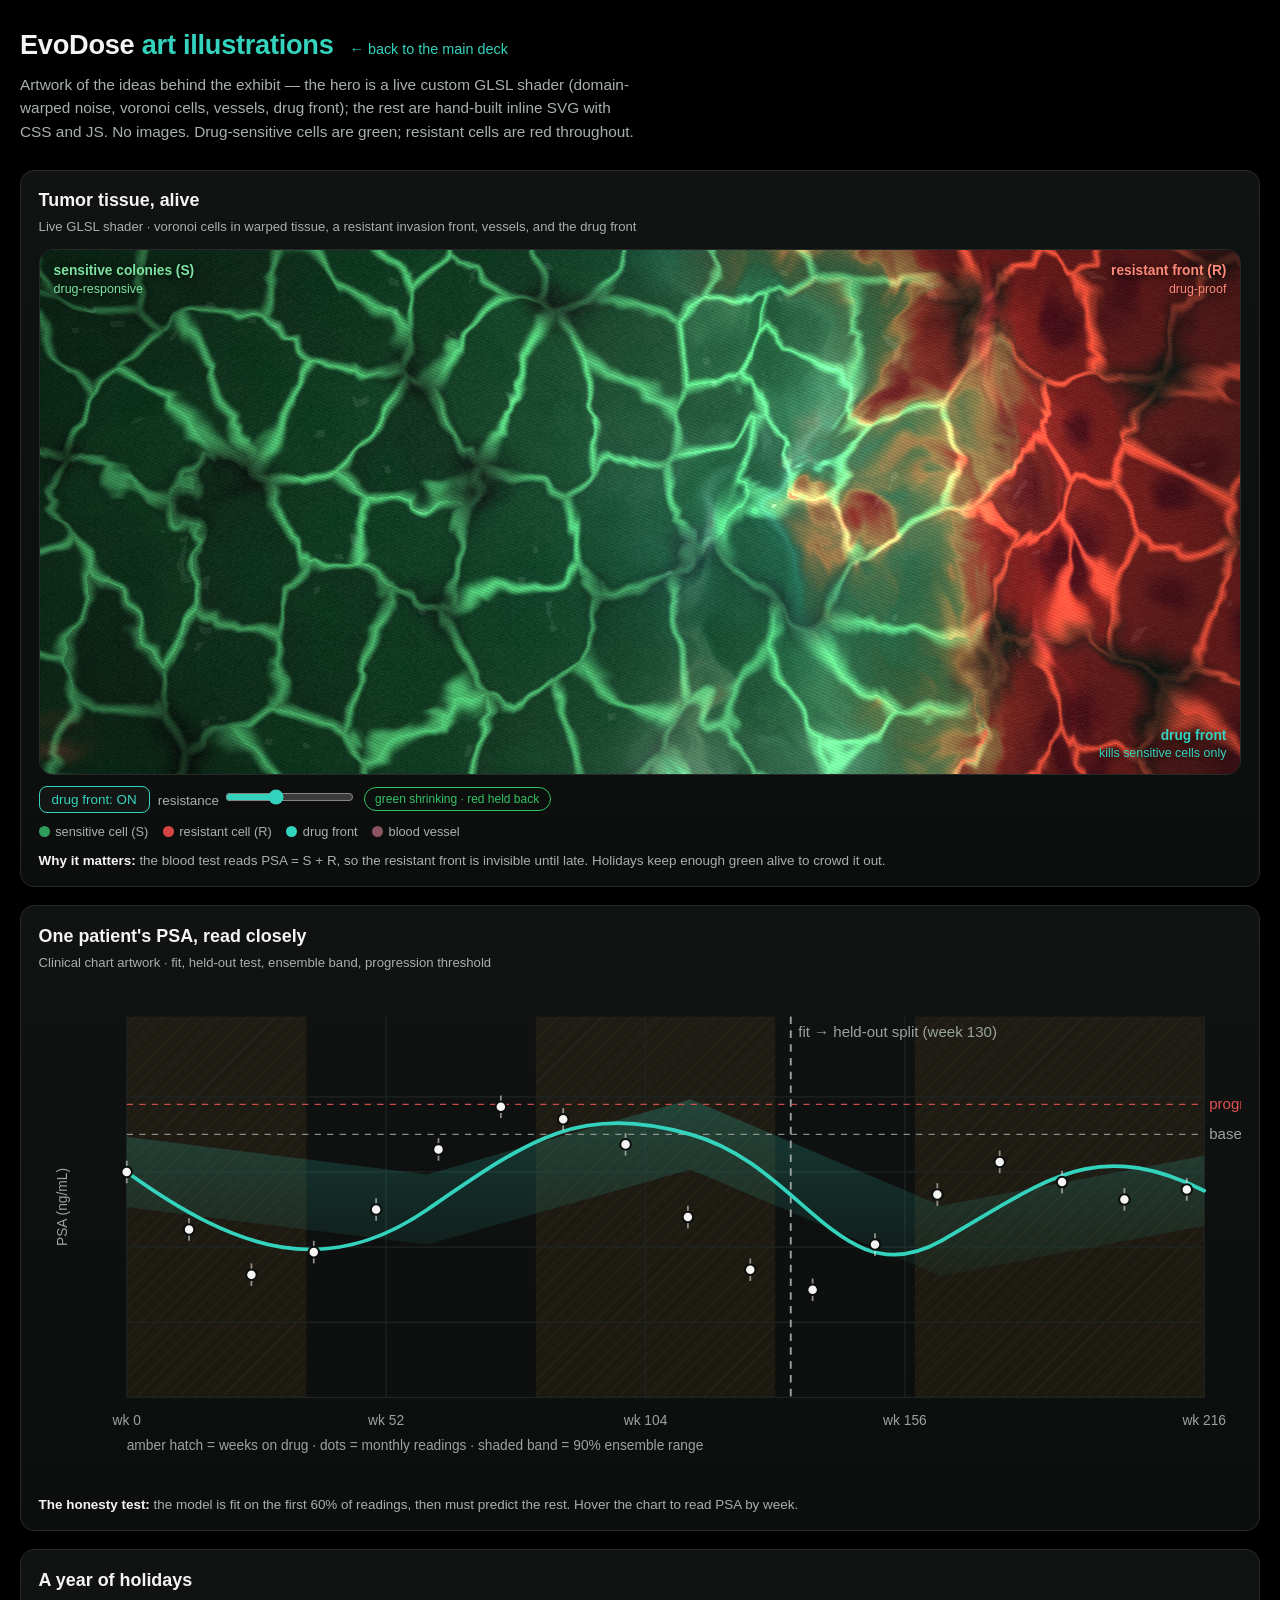
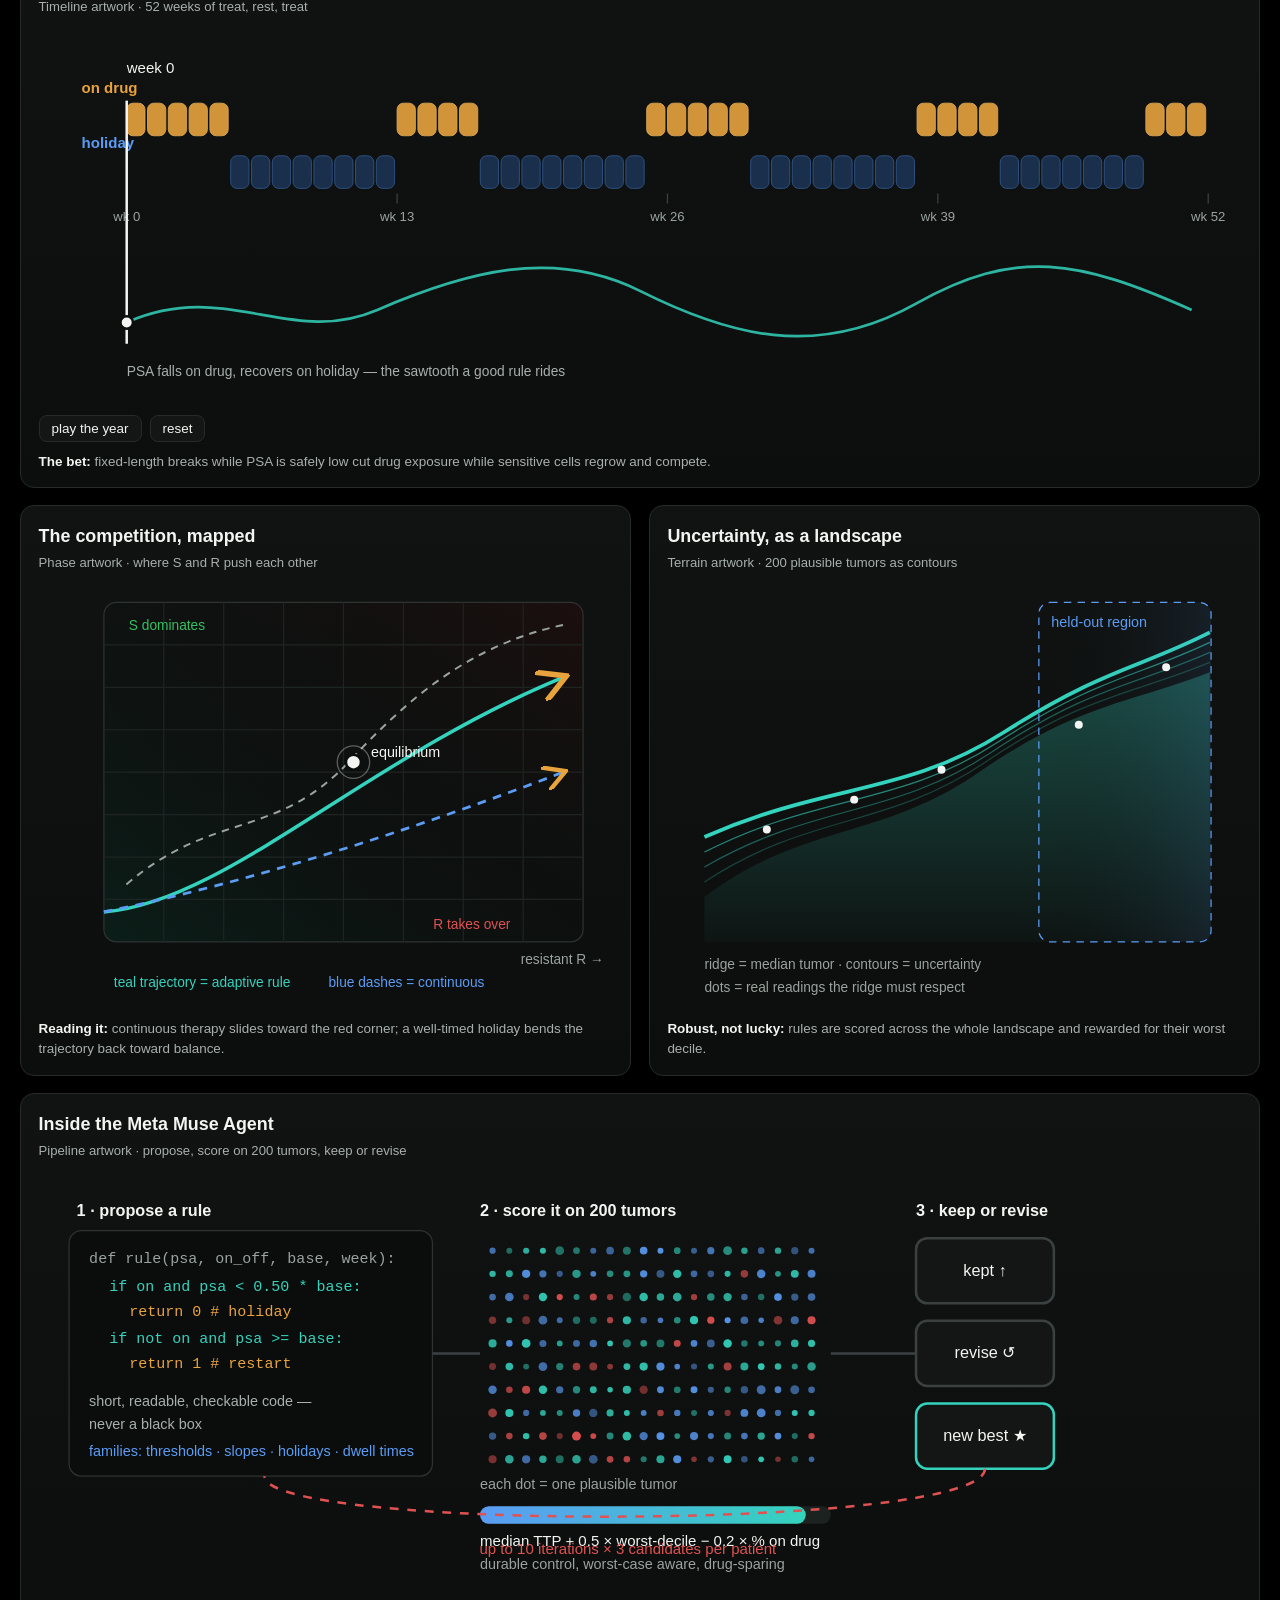
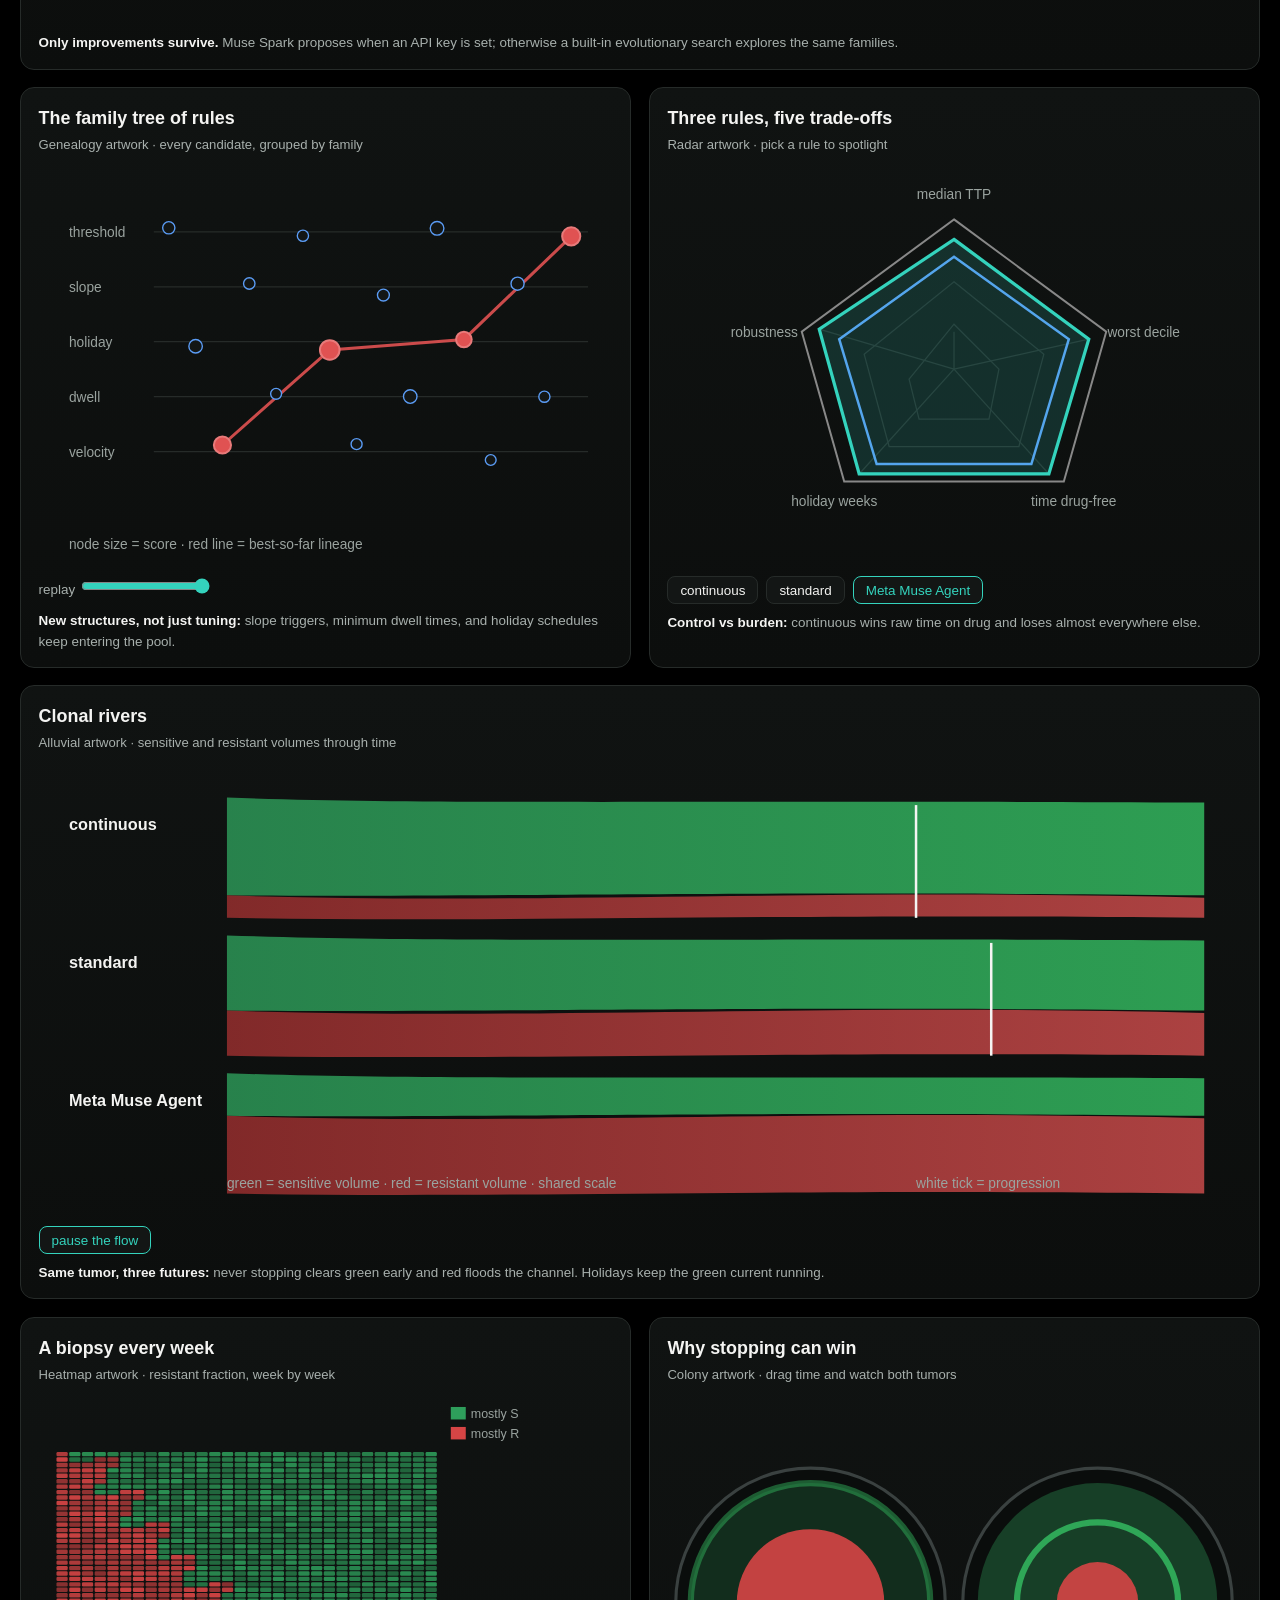
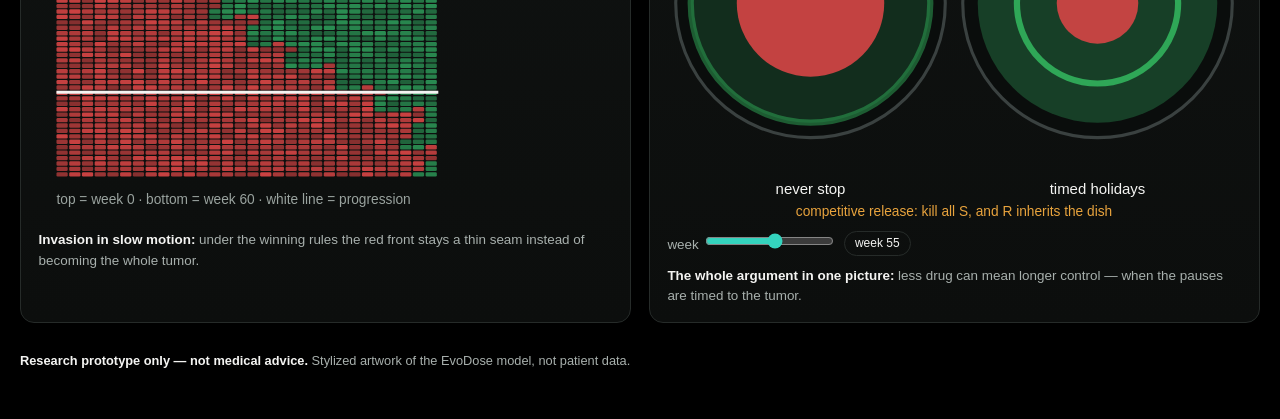
<file: web/illustrations.html>
<!DOCTYPE html>
<html lang="en">
<head>
<meta charset="utf-8">
<meta name="viewport" content="width=device-width, initial-scale=1">
<title>EvoDose — Art illustration gallery</title>
<style>
:root{
  --bg:#000; --panel:#0c0e0d; --panel2:#101312; --ink:#f4f4f2; --muted:#a8b0ad;
  --line:#262b29; --accent:#34d3bd; --warn:#e05252; --good:#35c163; --amber:#e8a33d; --blue:#5b9cf5;
  --redcell:#d64545; --greencell:#2e9e5b;
}
*{box-sizing:border-box}
body{margin:0;background:var(--bg);color:var(--ink);
  font-family:-apple-system,"Helvetica Neue",Arial,sans-serif;
  font-size:15px;line-height:1.55;padding:1.5rem 1.25rem 3rem;max-width:1280px;margin-inline:auto}
.topbar{display:flex;align-items:baseline;gap:1rem;flex-wrap:wrap}
.topbar h1{font-size:1.7rem;margin:0;font-weight:700;letter-spacing:-0.01em}
.topbar h1 .teal{color:var(--accent)}
.backlink{color:var(--accent);text-decoration:none;font-size:.9rem}
.backlink:hover{text-decoration:underline}
.lede{color:var(--muted);max-width:72ch;margin:.4rem 0 1.6rem;font-size:.96rem}
.grid{display:grid;grid-template-columns:1fr 1fr;gap:1.1rem}
@media(max-width:820px){.grid{grid-template-columns:1fr}}
.fig{margin:0;background:linear-gradient(180deg,var(--panel2),var(--panel));
  border:1px solid var(--line);border-radius:14px;padding:1.05rem 1.1rem .9rem}
.fig.full{grid-column:1/-1}
.fig h2{margin:0;font-size:1.12rem;font-weight:650}
.fig .sub{color:var(--muted);font-size:.82rem;margin:.15rem 0 .7rem}
.fig svg{width:100%;height:auto;display:block}
.fig figcaption{color:var(--muted);font-size:.84rem;margin:.6rem 0 0}
.fig figcaption strong{color:var(--ink);font-weight:600}
.legend{display:flex;gap:.9rem;flex-wrap:wrap;margin-top:.55rem;font-size:.8rem;color:var(--muted)}
.legend i{display:inline-block;width:11px;height:11px;border-radius:50%;vertical-align:-1px;margin-right:.35rem}
.controls{display:flex;gap:.5rem;align-items:center;margin-top:.65rem;flex-wrap:wrap}
button,select{background:#131615;color:var(--ink);border:1px solid var(--line);
  border-radius:8px;padding:.32rem .75rem;font-size:.84rem;cursor:pointer;font-family:inherit}
button:hover{border-color:var(--accent)}
button[aria-pressed="true"]{border-color:var(--accent);color:var(--accent)}
input[type=range]{accent-color:var(--accent)}
.pill{font-size:.75rem;border-radius:999px;padding:.12rem .65rem;border:1px solid var(--line)}
.pill.on{color:var(--good);border-color:var(--good)}
.pill.off{color:var(--blue);border-color:var(--blue)}
.stack{display:grid;gap:1.1rem}
footer{color:var(--muted);font-size:.8rem;margin:1.8rem 0 0}
footer strong{color:var(--ink)}
.shader-stage{position:relative;border:1px solid var(--line);border-radius:14px;overflow:hidden;background:#050807;aspect-ratio:960/420}
.shader-stage canvas{width:100%;height:100%;display:block}
.shader-stage .tag{position:absolute;font-size:.78rem;line-height:1.35;pointer-events:none;text-shadow:0 1px 8px #000}
.shader-stage .tag b{display:block;font-size:.86rem}
.shader-stage .tag.s{left:14px;top:12px;color:#7ee2a0}
.shader-stage .tag.r{right:14px;top:12px;color:#ff8a7a;text-align:right}
.shader-stage .tag.d{right:14px;bottom:12px;color:#34d3bd;text-align:right}
.shader-stage .fallback{position:absolute;inset:0;display:flex;align-items:center;justify-content:center;color:var(--muted);font-size:.9rem;text-align:center;padding:1rem}
.drift{animation:drift 8s ease-in-out infinite alternate}
@keyframes drift{from{transform:translate(0,0)}to{transform:translate(7px,-9px)}}
.flow{stroke-dasharray:7 7;animation:dashmove 1.1s linear infinite}
@keyframes dashmove{to{stroke-dashoffset:-28}}
.glowpulse{animation:glowpulse 3s ease-in-out infinite}
@keyframes glowpulse{0%,100%{opacity:.95}50%{opacity:.55}}
.floaty{animation:floaty 9s ease-in-out infinite alternate}
@keyframes floaty{from{transform:translateY(0)}to{transform:translateY(-6px)}}
@media(prefers-reduced-motion:reduce){
  .drift,.flow,.glowpulse,.floaty{animation:none}
}
</style>
</head>
<body>
<header class="topbar">
  <h1>EvoDose <span class="teal">art illustrations</span></h1>
  <a class="backlink" href="index.html">← back to the main deck</a>
</header>
<p class="lede">Artwork of the ideas behind the exhibit — the hero is a live custom GLSL
shader (domain-warped noise, voronoi cells, vessels, drug front); the rest are hand-built
inline SVG with CSS and JS. No images. Drug-sensitive cells are green; resistant cells are red throughout.</p>
<div class="stack">
<!-- HERO -->
<figure class="fig full">
  <h2>Tumor tissue, alive</h2>
  <p class="sub">Live GLSL shader · voronoi cells in warped tissue, a resistant invasion front, vessels, and the drug front</p>
  <div class="shader-stage">
    <canvas id="heroShader" role="img" aria-label="Shader artwork: living tumor tissue with sensitive green colonies, a resistant red invasion front, vessels and a drug front"></canvas>
    <span class="tag s"><b>sensitive colonies (S)</b>drug-responsive</span>
    <span class="tag r"><b>resistant front (R)</b>drug-proof</span>
    <span class="tag d"><b>drug front</b>kills sensitive cells only</span>
  </div>
  <div class="controls">
    <button id="heroToggle" aria-pressed="true">drug front: ON</button>
    <label style="font-size:.84rem;color:var(--muted)">resistance <input type="range" id="heroRange" min="0" max="100" value="38"></label>
    <span class="pill on" id="heroPill">green shrinking · red held back</span>
  </div>
  <div class="legend">
    <span><i style="background:#2e9e5b"></i>sensitive cell (S)</span>
    <span><i style="background:#d64545"></i>resistant cell (R)</span>
    <span><i style="background:#34d3bd"></i>drug front</span>
    <span><i style="background:#8a5560"></i>blood vessel</span>
  </div>
  <figcaption><strong>Why it matters:</strong> the blood test reads PSA = S + R, so the
  resistant front is invisible until late. Holidays keep enough green alive to crowd it out.</figcaption>
</figure>
<!-- PSA CHART -->
<figure class="fig full">
  <h2>One patient's PSA, read closely</h2>
  <p class="sub">Clinical chart artwork · fit, held-out test, ensemble band, progression threshold</p>
  <svg id="psaArt" viewBox="0 0 960 400" role="img" aria-label="Detailed PSA chart with on-drug spans, fit line, ensemble band and readings">
    <defs>
      <linearGradient id="bandFill" x1="0" y1="0" x2="0" y2="1">
        <stop offset="0%" stop-color="#34d3bd" stop-opacity="0.22"/>
        <stop offset="100%" stop-color="#34d3bd" stop-opacity="0.05"/>
      </linearGradient>
      <pattern id="hatch" width="8" height="8" patternUnits="userSpaceOnUse" patternTransform="rotate(45)">
        <rect width="8" height="8" fill="#e8a33d" opacity="0.07"/>
        <line x1="0" y1="0" x2="0" y2="8" stroke="#e8a33d" stroke-width="1" opacity="0.10"/>
      </pattern>
    </defs>
    <g id="psaSpans"></g>
    <g id="psaGrid" stroke="#1e2422" stroke-width="1"></g>
    <g id="psaBand"></g>
    <line x1="600" y1="26" x2="600" y2="330" stroke="#9aa39f" stroke-width="1.5" stroke-dasharray="6 5"/>
    <text x="606" y="42" fill="#9aa39f" font-size="12">fit → held-out split (week 130)</text>
    <line x1="70" y1="120" x2="930" y2="120" stroke="#9aa39f" stroke-dasharray="5 5" opacity="0.85"/>
    <line x1="70" y1="96" x2="930" y2="96" stroke="#e05252" stroke-dasharray="5 5" opacity="0.9"/>
    <text x="934" y="124" fill="#9aa39f" font-size="12">baseline</text>
    <text x="934" y="100" fill="#e05252" font-size="12">progression 1.15×</text>
    <path id="psaFit" d="M70,150 C160,215 230,235 310,180 S430,95 520,120 S640,250 720,205 S840,120 930,165"
      fill="none" stroke="#34d3bd" stroke-width="3" stroke-linecap="round"/>
    <g id="psaPts"></g>
    <g id="psaAxes" fill="#9aa39f" font-size="11"></g>
    <line id="psaHover" x1="0" y1="26" x2="0" y2="330" stroke="#f4f4f2" stroke-width="1" opacity="0"/>
    <g id="psaTip" opacity="0"><rect rx="8" width="150" height="42" fill="#131615" stroke="#3a4140"/>
      <text id="psaTipT" x="10" y="18" fill="#f4f4f2" font-size="12"></text>
      <text id="psaTipV" x="10" y="35" fill="#34d3bd" font-size="12"></text></g>
    <text x="70" y="372" fill="#9aa39f" font-size="11">amber hatch = weeks on drug · dots = monthly readings · shaded band = 90% ensemble range</text>
  </svg>
  <figcaption><strong>The honesty test:</strong> the model is fit on the first 60% of
  readings, then must predict the rest. Hover the chart to read PSA by week.</figcaption>
</figure>

<!-- SCHEDULE -->
<figure class="fig full">
  <h2>A year of holidays</h2>
  <p class="sub">Timeline artwork · 52 weeks of treat, rest, treat</p>
  <svg viewBox="0 0 960 300" role="img" aria-label="52 week holiday schedule with PSA sparkline and playhead">
    <g id="schedBlocks"></g>
    <text x="34" y="52" fill="#e8a33d" font-size="12" font-weight="600">on drug</text>
    <text x="34" y="96" fill="#5b9cf5" font-size="12" font-weight="600">holiday</text>
    <g id="schedTicks" fill="#9aa39f" font-size="10.5"></g>
    <path d="M70,235 C150,200 200,255 270,225 S410,175 480,210 S620,265 700,220 S830,185 920,225"
      fill="none" stroke="#34d3bd" stroke-width="2.2" opacity="0.85"/>
    <text x="70" y="278" fill="#a8b0ad" font-size="11">PSA falls on drug, recovers on holiday — the sawtooth a good rule rides</text>
    <line id="schedPlay" x1="70" y1="58" x2="70" y2="252" stroke="#f4f4f2" stroke-width="2"/>
    <circle id="schedDot" cx="70" cy="235" r="5" fill="#f4f4f2" stroke="#0c0e0d" stroke-width="2"/>
    <text x="70" y="36" fill="#f4f4f2" font-size="12">week <tspan id="schedLabel">0</tspan></text>
  </svg>
  <div class="controls">
    <button id="schedPlayBtn">play the year</button>
    <button id="schedReset">reset</button>
  </div>
  <figcaption><strong>The bet:</strong> fixed-length breaks while PSA is safely low cut
  drug exposure while sensitive cells regrow and compete.</figcaption>
</figure>

<div class="grid">
<!-- PHASE PORTRAIT -->
<figure class="fig">
  <h2>The competition, mapped</h2>
  <p class="sub">Phase artwork · where S and R push each other</p>
  <svg viewBox="0 0 460 340" role="img" aria-label="Phase portrait of sensitive versus resistant populations">
    <defs>
      <linearGradient id="phaseBg" x1="0" y1="1" x2="1" y2="0">
        <stop offset="0%" stop-color="#0a2b22" stop-opacity="0.55"/>
        <stop offset="55%" stop-color="#0c0e0d" stop-opacity="0.2"/>
        <stop offset="100%" stop-color="#230d0d" stop-opacity="0.65"/>
      </linearGradient>
      <marker id="arr2" markerWidth="9" markerHeight="9" refX="7" refY="4.5" orient="auto">
        <path d="M0,0 L8,4.5 L0,9" fill="none" stroke="#e8a33d" stroke-width="1.6"/>
      </marker>
    </defs>
    <rect x="52" y="14" width="384" height="272" rx="10" fill="url(#phaseBg)" stroke="#2c3331"/>
    <g id="phaseGrid" stroke="#1e2422"></g>
    <path d="M70,240 C140,180 190,205 250,140 S360,45 420,32" fill="none" stroke="#9aa39f"
      stroke-width="1.6" stroke-dasharray="6 5"/>
    <path d="M52,262 C150,254 260,140 420,74" fill="none" stroke="#34d3bd" stroke-width="2.8"
      marker-end="url(#arr2)"/>
    <path d="M52,262 C170,238 300,196 420,150" fill="none" stroke="#5b9cf5" stroke-width="2.2"
      stroke-dasharray="7 6" marker-end="url(#arr2)"/>
    <circle cx="252" cy="142" r="6" fill="#f4f4f2" stroke="#0c0e0d" stroke-width="2"/>
    <circle cx="252" cy="142" r="13" fill="none" stroke="#f4f4f2" opacity="0.35"/>
    <text x="266" y="138" fill="#f4f4f2" font-size="11.5">equilibrium</text>
    <g fill="#9aa39f" font-size="11">
      <text x="386" y="304">resistant R →</text>
      <text x="4" y="28" transform="rotate(-90 14 100)">sensitive S →</text>
      <text x="72" y="36" fill="#35c163">S dominates</text>
      <text x="316" y="276" fill="#e05252">R takes over</text>
    </g>
    <text x="60" y="322" fill="#34d3bd" font-size="11">teal trajectory = adaptive rule</text>
    <text x="232" y="322" fill="#5b9cf5" font-size="11">blue dashes = continuous</text>
  </svg>
  <figcaption><strong>Reading it:</strong> continuous therapy slides toward the red corner;
  a well-timed holiday bends the trajectory back toward balance.</figcaption>
</figure>

<!-- ENSEMBLE LANDSCAPE -->
<figure class="fig">
  <h2>Uncertainty, as a landscape</h2>
  <p class="sub">Terrain artwork · 200 plausible tumors as contours</p>
  <svg viewBox="0 0 460 340" role="img" aria-label="Contoured ensemble landscape with ridge and held-out region">
    <defs>
      <linearGradient id="terra" x1="0" y1="0" x2="0" y2="1">
        <stop offset="0%" stop-color="#34d3bd" stop-opacity="0.30"/>
        <stop offset="100%" stop-color="#34d3bd" stop-opacity="0.03"/>
      </linearGradient>
      <linearGradient id="fog" x1="0" y1="0" x2="1" y2="0">
        <stop offset="0%" stop-color="#000" stop-opacity="0"/>
        <stop offset="100%" stop-color="#5b9cf5" stop-opacity="0.10"/>
      </linearGradient>
    </defs>
    <g fill="none" stroke="#34d3bd">
      <path d="M30,250 C110,190 170,205 250,150 S370,95 435,70 L435,286 L30,286 Z" fill="url(#terra)" stroke="none"/>
      <path d="M30,238 C115,182 175,196 255,142 S372,88 435,62" opacity="0.25"/>
      <path d="M30,226 C120,174 180,187 260,134 S374,81 435,54" opacity="0.4"/>
      <path d="M30,214 C125,166 185,178 265,126 S376,74 435,46" opacity="0.6"/>
    </g>
    <path d="M30,202 C130,158 190,169 270,118 S378,67 435,38" fill="none" stroke="#34d3bd" stroke-width="3"/>
    <rect x="298" y="14" width="138" height="272" rx="9" fill="url(#fog)" stroke="#5b9cf5" stroke-dasharray="6 5"/>
    <text x="308" y="34" fill="#5b9cf5" font-size="11.5">held-out region</text>
    <g fill="#f4f4f2">
      <circle cx="80" cy="196" r="3.2"/><circle cx="150" cy="172" r="3.2"/>
      <circle cx="220" cy="148" r="3.2"/><circle cx="330" cy="112" r="3.2"/>
      <circle cx="400" cy="66" r="3.2"/>
    </g>
    <g fill="#9aa39f" font-size="11">
      <text x="30" y="308">ridge = median tumor · contours = uncertainty</text>
      <text x="30" y="326">dots = real readings the ridge must respect</text>
    </g>
  </svg>
  <figcaption><strong>Robust, not lucky:</strong> rules are scored across the whole
  landscape and rewarded for their worst decile.</figcaption>
</figure>
</div>

<!-- AGENT LOOP -->
<figure class="fig full">
  <h2>Inside the Meta Muse Agent</h2>
  <p class="sub">Pipeline artwork · propose, score on 200 tumors, keep or revise</p>
  <svg viewBox="0 0 960 360" role="img" aria-label="Detailed agent loop with rule code, ensemble dots and scoring">
    <defs>
      <linearGradient id="scoreBar" x1="0" y1="0" x2="1" y2="0">
        <stop offset="0%" stop-color="#5b9cf5"/><stop offset="100%" stop-color="#34d3bd"/>
      </linearGradient>
    </defs>
    <g font-size="13" font-weight="600">
      <text x="30" y="34" fill="#f4f4f2">1 · propose a rule</text>
      <text x="352" y="34" fill="#f4f4f2">2 · score it on 200 tumors</text>
      <text x="700" y="34" fill="#f4f4f2">3 · keep or revise</text>
    </g>
    <rect x="24" y="46" width="290" height="196" rx="10" fill="#0a0d0c" stroke="#2c3331"/>
    <text x="40" y="72" fill="#9aa39f" font-size="12" font-family="monospace">def rule(psa, on_off, base, week):</text>
    <text x="56" y="94" fill="#34d3bd" font-size="12" font-family="monospace">if on and psa &lt; 0.50 * base:</text>
    <text x="72" y="114" fill="#e8a33d" font-size="12" font-family="monospace">return 0  # holiday</text>
    <text x="56" y="136" fill="#34d3bd" font-size="12" font-family="monospace">if not on and psa &gt;= base:</text>
    <text x="72" y="156" fill="#e8a33d" font-size="12" font-family="monospace">return 1  # restart</text>
    <text x="40" y="186" fill="#a8b0ad" font-size="11.5">short, readable, checkable code —</text>
    <text x="40" y="204" fill="#a8b0ad" font-size="11.5">never a black box</text>
    <text x="40" y="226" fill="#5b9cf5" font-size="11.5">families: thresholds · slopes · holidays · dwell times</text>
    <g id="ensDots"></g>
    <text x="352" y="252" fill="#9aa39f" font-size="11.5">each dot = one plausible tumor</text>
    <g>
      <rect x="352" y="266" width="280" height="14" rx="7" fill="#1c2220"/>
      <rect id="scoreFill" x="352" y="266" width="212" height="14" rx="7" fill="url(#scoreBar)"/>
      <text x="352" y="298" fill="#f4f4f2" font-size="12">median TTP + 0.5 × worst-decile − 0.2 × % on drug</text>
      <text x="352" y="316" fill="#9aa39f" font-size="11.5">durable control, worst-case aware, drug-sparing</text>
    </g>
    <g>
      <rect id="stPropose" x="700" y="52" width="110" height="52" rx="9" fill="#131615" stroke="#34d3bd" stroke-width="2"/>
      <text x="755" y="82" fill="#f4f4f2" font-size="13" text-anchor="middle">kept ↑</text>
      <rect id="stScore" x="700" y="118" width="110" height="52" rx="9" fill="#131615" stroke="#3a4140" stroke-width="2"/>
      <text x="755" y="148" fill="#f4f4f2" font-size="13" text-anchor="middle">revise ↺</text>
      <rect id="stKeep" x="700" y="184" width="110" height="52" rx="9" fill="#131615" stroke="#3a4140" stroke-width="2"/>
      <text x="755" y="214" fill="#f4f4f2" font-size="13" text-anchor="middle">new best ★</text>
      <path class="flow" d="M755,236 C755,286 180,286 180,242" fill="none" stroke="#e05252" stroke-width="2"/>
      <text x="470" y="304" fill="#e05252" font-size="12" text-anchor="middle">up to 10 iterations × 3 candidates per patient</text>
    </g>
    <path d="M314,144 L352,144 M632,144 L700,144" stroke="#3a4140" stroke-width="2"/>
  </svg>
  <figcaption><strong>Only improvements survive.</strong> Muse Spark proposes when an API key
  is set; otherwise a built-in evolutionary search explores the same families.</figcaption>
</figure>

<div class="grid">
<!-- TREE -->
<figure class="fig">
  <h2>The family tree of rules</h2>
  <p class="sub">Genealogy artwork · every candidate, grouped by family</p>
  <svg viewBox="0 0 460 320" role="img" aria-label="Detailed search tree with family lanes and best lineage">
    <g id="treeLanes" font-size="11"></g>
    <polyline id="treeBest" points="" fill="none" stroke="#e05252" stroke-width="2.4" opacity="0.9"/>
    <g id="treeNodes"></g>
    <text x="24" y="306" fill="#9aa39f" font-size="11">node size = score · red line = best-so-far lineage</text>
  </svg>
  <div class="controls">
    <label style="font-size:.84rem;color:var(--muted)">replay <input type="range" id="treeRange" min="1" max="16" value="16"></label>
  </div>
  <figcaption><strong>New structures, not just tuning:</strong> slope triggers, minimum
  dwell times, and holiday schedules keep entering the pool.</figcaption>
</figure>

<!-- RADAR -->
<figure class="fig">
  <h2>Three rules, five trade-offs</h2>
  <p class="sub">Radar artwork · pick a rule to spotlight</p>
  <svg viewBox="0 0 460 320" role="img" aria-label="Radar chart comparing continuous, standard and Meta Muse Agent rules">
    <g id="radarGrid" fill="none" stroke="#262b29"></g>
    <polygon id="radarCont" points="230,42 352,132 318,252 142,252 108,132"
      fill="none" stroke="#888" stroke-width="1.6"/>
    <polygon id="radarStd" points="230,72 322,138 292,238 168,238 138,138"
      fill="none" stroke="#5b9cf5" stroke-width="2"/>
    <polygon id="radarAgent" points="230,58 338,138 306,246 154,246 122,130"
      fill="#34d3bd" fill-opacity="0.16" stroke="#34d3bd" stroke-width="2.6"/>
    <g fill="#9aa39f" font-size="11" text-anchor="middle">
      <text x="230" y="26">median TTP</text>
      <text x="382" y="136">worst decile</text>
      <text x="326" y="272">time drug-free</text>
      <text x="134" y="272">holiday weeks</text>
      <text x="78" y="136">robustness</text>
    </g>
  </svg>
  <div class="controls">
    <button data-radar="cont">continuous</button>
    <button data-radar="std">standard</button>
    <button data-radar="agent" aria-pressed="true">Meta Muse Agent</button>
  </div>
  <figcaption><strong>Control vs burden:</strong> continuous wins raw time on drug and
  loses almost everywhere else.</figcaption>
</figure>
</div>

<!-- RIVERS -->
<figure class="fig full">
  <h2>Clonal rivers</h2>
  <p class="sub">Alluvial artwork · sensitive and resistant volumes through time</p>
  <svg viewBox="0 0 960 360" role="img" aria-label="Flowing clonal volumes under three rules">
    <defs>
      <linearGradient id="riverG" x1="0" y1="0" x2="1" y2="0">
        <stop offset="0%" stop-color="#2e9e5b"/><stop offset="100%" stop-color="#35c163"/>
      </linearGradient>
      <linearGradient id="riverR" x1="0" y1="0" x2="1" y2="0">
        <stop offset="0%" stop-color="#a83232"/><stop offset="100%" stop-color="#e05252"/>
      </linearGradient>
    </defs>
    <g font-size="13" font-weight="600" fill="#f4f4f2">
      <text x="24" y="52">continuous</text>
      <text x="24" y="162">standard</text>
      <text x="24" y="272">Meta Muse Agent</text>
    </g>
    <g id="rivers"></g>
    <g fill="#9aa39f" font-size="11">
      <text x="150" y="338">green = sensitive volume · red = resistant volume · shared scale</text>
      <text x="700" y="338">white tick = progression</text>
    </g>
  </svg>
  <div class="controls"><button id="riverBtn" aria-pressed="true">pause the flow</button></div>
  <figcaption><strong>Same tumor, three futures:</strong> never stopping clears green early
  and red floods the channel. Holidays keep the green current running.</figcaption>
</figure>

<div class="grid">
<!-- BARCODE -->
<figure class="fig">
  <h2>A biopsy every week</h2>
  <p class="sub">Heatmap artwork · resistant fraction, week by week</p>
  <svg viewBox="0 0 460 340" role="img" aria-label="Barcode heatmap of resistant fraction over 60 weeks">
    <g id="bars"></g>
    <g fill="#9aa39f" font-size="11">
      <text x="14" y="326">top = week 0 · bottom = week 60 · white line = progression</text>
    </g>
    <g font-size="10">
      <rect x="330" y="8" width="12" height="10" fill="#2e9e5b"/><text x="346" y="17" fill="#9aa39f">mostly S</text>
      <rect x="330" y="24" width="12" height="10" fill="#d64545"/><text x="346" y="33" fill="#9aa39f">mostly R</text>
    </g>
  </svg>
  <figcaption><strong>Invasion in slow motion:</strong> under the winning rules the red
  front stays a thin seam instead of becoming the whole tumor.</figcaption>
</figure>

<!-- RELEASE -->
<figure class="fig">
  <h2>Why stopping can win</h2>
  <p class="sub">Colony artwork · drag time and watch both tumors</p>
  <svg viewBox="0 0 460 340" role="img" aria-label="Two colonies: continuous treatment versus timed holidays">
    <g id="releaseA"></g>
    <g id="releaseB"></g>
    <text x="115" y="318" fill="#f4f4f2" font-size="12" text-anchor="middle">never stop</text>
    <text x="345" y="318" fill="#f4f4f2" font-size="12" text-anchor="middle">timed holidays</text>
    <text x="230" y="336" fill="#e8a33d" font-size="11" text-anchor="middle">competitive release: kill all S, and R inherits the dish</text>
  </svg>
  <div class="controls">
    <label style="font-size:.84rem;color:var(--muted)">week <input type="range" id="relRange" min="0" max="100" value="55"></label>
    <span class="pill" id="relLabel">week 55</span>
  </div>
  <figcaption><strong>The whole argument in one picture:</strong> less drug can mean
  longer control — when the pauses are timed to the tumor.</figcaption>
</figure>
</div>
</div>
<footer><strong>Research prototype only — not medical advice.</strong>
Stylized artwork of the EvoDose model, not patient data.</footer>
<script src="tissue-shader.js"></script>
<script>
"use strict";
const NS = "http://www.w3.org/2000/svg";
const reduced = matchMedia("(prefers-reduced-motion: reduce)").matches;
function el(tag, attrs, parent) {
  const n = document.createElementNS(NS, tag);
  for (const k in attrs) n.setAttribute(k, attrs[k]);
  if (parent) parent.appendChild(n);
  return n;
}
const rnd = (a, b) => a + Math.random() * (b - a);

/* hero: live custom GLSL tissue shader (tissue-shader.js) */
const heroCanvas = document.getElementById("heroShader");
const heroShader = heroCanvas ? createTissueShader(heroCanvas, { drug: 1, progress: 0.38 }) : null;
if (!heroShader) {
  const fb = document.createElement("div");
  fb.className = "fallback";
  fb.textContent = "Shader unavailable here (WebGL off) - green is sensitive, red is resistant.";
  heroCanvas.parentNode.appendChild(fb);
} else if (reduced) {
  heroShader.drawOnce();
} else {
  heroShader.start();
}
const heroToggle = document.getElementById("heroToggle");
const heroPill = document.getElementById("heroPill");
const heroRange = document.getElementById("heroRange");
let heroOn = true;
heroToggle.addEventListener("click", () => {
  heroOn = !heroOn;
  heroToggle.textContent = heroOn ? "drug front: ON" : "drug front: OFF";
  heroToggle.setAttribute("aria-pressed", String(heroOn));
  heroPill.textContent = heroOn ? "green shrinking \u00b7 red held back" : "green regrowing \u00b7 red crowded out";
  heroPill.className = "pill " + (heroOn ? "on" : "off");
  if (heroShader) heroShader.setDrug(heroOn ? 1 : 0);
});
if (heroRange) heroRange.addEventListener("input", () => {
  if (heroShader) heroShader.setProgress(parseInt(heroRange.value, 10) / 100);
});

/* PSA chart: spans, grid, band, readings, hover readout */
const psaSvg = document.getElementById("psaArt");
(function buildPsa() {
  const X = (wk) => 70 + (wk / 216) * 860;
  const spansG = document.getElementById("psaSpans");
  [[0, 36], [82, 130], [158, 216]].forEach(([a, b]) =>
    el("rect", { x: X(a), y: 26, width: X(b) - X(a), height: 304, fill: "url(#hatch)" }, spansG));
  const grid = document.getElementById("psaGrid");
  [90, 150, 210, 270, 330].forEach((y) => el("line", { x1: 70, y1: y, x2: 930, y2: y }, grid));
  [0, 52, 104, 156, 216].forEach((wk) => el("line", { x1: X(wk), y1: 26, x2: X(wk), y2: 330 }, grid));
  el("polygon", { fill: "url(#bandFill)", stroke: "none",
    points: "70,122 310,152 520,92 720,177 930,137 930,193 720,233 520,148 310,208 70,178" },
    document.getElementById("psaBand"));
  const pts = document.getElementById("psaPts");
  const fitY = [150, 196, 232, 214, 180, 132, 98, 108, 128, 186, 228, 244, 208, 168, 142, 158, 172, 164];
  fitY.forEach((y, i) => {
    const x = X(i * 12.5);
    el("line", { x1: x, y1: y - 9, x2: x, y2: y + 9, stroke: "#f4f4f2", "stroke-width": 1.4, opacity: 0.55 }, pts);
    el("circle", { cx: x, cy: y, r: 4.2, fill: "#f4f4f2", stroke: "#0c0e0d", "stroke-width": 1.6 }, pts);
  });
  const axes = document.getElementById("psaAxes");
  [0, 52, 104, 156, 216].forEach((wk) => {
    const t = el("text", { x: X(wk), y: 352, "text-anchor": "middle" }, axes);
    t.textContent = "wk " + wk;
  });
  const rot = el("text", { x: 22, y: 178, transform: "rotate(-90 22 178)", "text-anchor": "middle" }, axes);
  rot.textContent = "PSA (ng/mL)";
  const hover = document.getElementById("psaHover"), tip = document.getElementById("psaTip"),
    tipT = document.getElementById("psaTipT"), tipV = document.getElementById("psaTipV");
  psaSvg.addEventListener("mousemove", (e) => {
    const box = psaSvg.getBoundingClientRect();
    const x = (e.clientX - box.left) / box.width * 960;
    if (x < 70 || x > 930) { tip.setAttribute("opacity", "0"); hover.setAttribute("opacity", "0"); return; }
    const wk = Math.round((x - 70) / 860 * 216);
    const psa = (34 * Math.exp(-wk / 90) + 7 + 5 * Math.sin(wk / 18)).toFixed(1);
    hover.setAttribute("x1", x); hover.setAttribute("x2", x); hover.setAttribute("opacity", "0.5");
    tip.setAttribute("transform", `translate(${Math.min(x + 12, 795)},34)`);
    tip.setAttribute("opacity", "1");
    tipT.textContent = "week " + wk + (wk > 130 ? " · held-out" : " · fit");
    tipV.textContent = "PSA ≈ " + psa + " ng/mL";
  });
  psaSvg.addEventListener("mouseleave", () => {
    tip.setAttribute("opacity", "0"); hover.setAttribute("opacity", "0");
  });
})();

/* schedule strip + playhead */
(function buildSched() {
  const pat = [1,1,1,1,1,0,0,0,0,0,0,0,0,1,1,1,1,0,0,0,0,0,0,0,0,1,1,1,1,1,0,0,0,0,0,0,0,0,1,1,1,1,0,0,0,0,0,0,0,1,1,1];
  const g = document.getElementById("schedBlocks");
  pat.forEach((on, i) => el("rect", {
    x: 70 + i * 16.6, y: on ? 60 : 102, width: 14.6, height: 26, rx: 5,
    fill: on ? "#e8a33d" : "#1d3a5f", opacity: on ? 0.9 : 0.75,
    stroke: on ? "#f0b65c" : "#3f6db3", "stroke-width": 0.7
  }, g));
  const ticks = document.getElementById("schedTicks");
  [0, 13, 26, 39, 52].forEach((w) => {
    el("line", { x1: 70 + w * 16.6, y1: 132, x2: 70 + w * 16.6, y2: 140, stroke: "#3a4140" }, ticks);
    const t = el("text", { x: 70 + w * 16.6, y: 154, "text-anchor": "middle" }, ticks);
    t.textContent = "wk " + w;
  });
  const play = document.getElementById("schedPlay"), dot = document.getElementById("schedDot"),
    label = document.getElementById("schedLabel"), btn = document.getElementById("schedPlayBtn");
  let w = 0, timer = null;
  const sparkY = (wk) => 235 - 26 * Math.sin(wk / 52 * Math.PI * 3.2) - wk * 0.12;
  function render() {
    const x = 70 + w * 16.6;
    play.setAttribute("x1", x); play.setAttribute("x2", x);
    dot.setAttribute("cx", x); dot.setAttribute("cy", sparkY(w).toFixed(1));
    label.textContent = w;
  }
  function stop() { clearInterval(timer); timer = null; btn.textContent = "play the year"; }
  btn.addEventListener("click", () => {
    if (timer) return stop();
    btn.textContent = "pause";
    timer = setInterval(() => {
      w = w + 1;
      if (w > 52) { w = 52; render(); return stop(); }
      render();
    }, reduced ? 300 : 140);
  });
  document.getElementById("schedReset").addEventListener("click", () => { stop(); w = 0; render(); });
  render();
})();

/* phase grid */
(function phaseGrid() {
  const g = document.getElementById("phaseGrid");
  for (let i = 1; i < 8; i++) {
    el("line", { x1: 52 + i * 48, y1: 14, x2: 52 + i * 48, y2: 286 }, g);
    el("line", { x1: 52, y1: 14 + i * 34, x2: 436, y2: 14 + i * 34 }, g);
  }
})();

/* ensemble dots + score bar + loop stepper */
(function ensDots() {
  const g = document.getElementById("ensDots");
  for (let i = 0; i < 200; i++) {
    const col = i % 20, row = Math.floor(i / 20);
    const good = Math.random();
    el("circle", { cx: 362 + col * 13.4, cy: 62 + row * 18.5,
      r: rnd(2.2, 3.6),
      fill: good > 0.82 ? "#e05252" : good > 0.35 ? "#34d3bd" : "#5b9cf5",
      opacity: rnd(0.45, 0.95) }, g);
  }
  const fill = document.getElementById("scoreFill");
  if (!reduced) {
    let t = 0;
    setInterval(() => { t = (t + 1) % 100; fill.setAttribute("width", 150 + 110 * Math.abs(Math.sin(t / 16)).toFixed(0)); }, 120);
  }
  const ids = ["stPropose", "stScore", "stKeep"].map((id) => document.getElementById(id));
  let s = 0;
  if (!reduced) setInterval(() => {
    s = (s + 1) % 3;
    ids.forEach((n, i) => n.setAttribute("stroke", i === s ? "#34d3bd" : "#3a4140"));
  }, 1300);
})();

/* search tree */
(function tree() {
  const lanes = ["threshold", "slope", "holiday", "dwell", "velocity"];
  const laneY = [52, 96, 140, 184, 228];
  const lg = document.getElementById("treeLanes");
  lanes.forEach((name, i) => {
    el("line", { x1: 92, y1: laneY[i], x2: 440, y2: laneY[i], stroke: "#262b29" }, lg);
    const t = el("text", { x: 24, y: laneY[i] + 4, fill: "#9aa39f" }, lg);
    t.textContent = name;
  });
  const ng = document.getElementById("treeNodes");
  const nodes = [];
  for (let i = 0; i < 16; i++) {
    const lane = (i * 7) % 5, y = laneY[lane] + rnd(-7, 7);
    const x = 104 + i * 21.5, best = i === 2 || i === 6 || i === 11 || i === 15;
    nodes.push({ x, y, best });
    el("circle", { cx: x, cy: y, r: best ? rnd(6, 8) : rnd(3.5, 5.5),
      fill: best ? "#e05252" : "#131615", stroke: best ? "#e87a7a" : "#5b9cf5",
      "stroke-width": best ? 1.6 : 1.1 }, ng);
  }
  const range = document.getElementById("treeRange"), best = document.getElementById("treeBest");
  function render() {
    const k = parseInt(range.value, 10);
    [...ng.children].forEach((c, i) => c.setAttribute("opacity", i < k ? 1 : 0.12));
    best.setAttribute("points", nodes.filter((n, i) => n.best && i < k).map((n) => n.x + "," + n.y).join(" "));
  }
  range.addEventListener("input", render);
  render();
})();

/* radar grid + spotlight */
(function radar() {
  const g = document.getElementById("radarGrid");
  [[230, 58, 338, 138, 306, 246, 154, 246, 122, 130],
   [230, 92, 302, 150, 282, 224, 178, 224, 158, 150],
   [230, 126, 266, 162, 258, 202, 202, 202, 194, 170]].forEach((p) => {
    el("polygon", { points: `${p[0]},${p[1]} ${p[2]},${p[3]} ${p[4]},${p[5]} ${p[6]},${p[7]} ${p[8]},${p[9]}` }, g);
  });
  [[230, 132], [338, 138], [306, 246], [154, 246], [122, 130]].forEach(([x, y]) =>
    el("line", { x1: 230, y1: 162, x2: x, y2: y }, g));
  const polys = { cont: document.getElementById("radarCont"),
    std: document.getElementById("radarStd"), agent: document.getElementById("radarAgent") };
  document.querySelectorAll("[data-radar]").forEach((b) => b.addEventListener("click", () => {
    document.querySelectorAll("[data-radar]").forEach((x) => x.setAttribute("aria-pressed", "false"));
    b.setAttribute("aria-pressed", "true");
    for (const k in polys) polys[k].setAttribute("opacity", k === b.dataset.radar ? "1" : "0.18");
  }));
})();

/* rivers */
(function rivers() {
  const g = document.getElementById("rivers");
  const lanes = [
    { y: 26, down: 78 }, { y: 136, down: 60 }, { y: 246, down: 34 }
  ];
  lanes.forEach(({ y, down }, li) => {
    el("path", { d: `M150,${y} C320,${y + 6} 520,${y + 2} 930,${y + 4} L930,${y + down} C520,${y + down - 4} 320,${y + down + 2} 150,${y + down} Z`,
      fill: "url(#riverG)", opacity: 0.8, "class": reduced ? "" : "floaty" }, g);
    el("path", { d: `M150,${y + down} C380,${y + down + 8} 640,${y + down - 6} 930,${y + down + 2} L930,${y + 96} C600,${y + 92} 360,${y + 100} 150,${y + 96} Z`,
      fill: "url(#riverR)", opacity: 0.75 }, g);
    if (li < 2) el("line", { x1: 700 + li * 60, y1: y + 6, x2: 700 + li * 60, y2: y + 96, stroke: "#f4f4f2", "stroke-width": 2 }, g);
  });
  const btn = document.getElementById("riverBtn");
  btn.addEventListener("click", () => {
    const on = btn.getAttribute("aria-pressed") === "true";
    btn.setAttribute("aria-pressed", String(!on));
    btn.textContent = on ? "resume the flow" : "pause the flow";
    g.querySelectorAll("*").forEach((n) => n.style.animationPlayState = on ? "paused" : "running");
  });
})();

/* barcode heatmap */
(function barcode() {
  const g = document.getElementById("bars");
  for (let w = 0; w < 60; w++) {
    const frac = Math.min(0.94, 0.06 + w * 0.013 + (w > 34 ? (w - 34) * 0.016 : 0));
    for (let j = 0; j < 30; j++) {
      const hit = (j + Math.sin(w * 0.7 + j) * 2) / 30 < frac;
      el("rect", { x: 14 + j * 10.2, y: 44 + w * 4.35, width: 9, height: 3.5, rx: 1,
        fill: hit ? "#d64545" : "#2e9e5b", opacity: hit ? rnd(0.6, 0.95) : rnd(0.55, 0.9) }, g);
    }
    if (w === 44) el("rect", { x: 14, y: 44 + w * 4.35, width: 306, height: 2.4, fill: "#f4f4f2" }, g);
  }
})();

/* competitive release colonies */
(function release() {
  function colony(gid, cx) {
    const g = document.getElementById(gid);
    el("circle", { cx, cy: 165, r: 108, fill: "#0a0d0c", stroke: "#3a4140", "stroke-width": 2.5 }, g);
    const green = el("circle", { cx, cy: 165, r: 96, fill: "#2e9e5b", opacity: 0.35 }, g);
    const red = el("circle", { cx, cy: 165, r: 20, fill: "#d64545", opacity: 0.9 }, g);
    const ring = el("circle", { cx, cy: 165, r: 96, fill: "none", stroke: "#35c163", "stroke-width": 5, opacity: 0.8 }, g);
    return { green, red, ring };
  }
  const A = colony("releaseA", 115), B = colony("releaseB", 345);
  const range = document.getElementById("relRange"), label = document.getElementById("relLabel");
  function render() {
    const t = parseInt(range.value, 10) / 100;
    label.textContent = "week " + range.value;
    const rA = 14 + t * 82, rB = 14 + t * 34;
    A.red.setAttribute("r", rA); A.green.setAttribute("opacity", (0.35 - t * 0.24).toFixed(2));
    A.ring.setAttribute("opacity", (0.8 - t * 0.65).toFixed(2)); A.ring.setAttribute("r", 96);
    B.red.setAttribute("r", rB); B.green.setAttribute("opacity", 0.35);
    B.ring.setAttribute("r", (58 + t * 12).toFixed(1));
  }
  range.addEventListener("input", render);
  render();
})();
</script>
</body>
</html>
</file>
<file: web/styles.css>
:root {
  --bg: #000;
  --panel: #0c0e0d;
  --ink: #f4f4f2;
  --muted: #a8b0ad;
  --line: #262b29;
  --accent: #34d3bd;
  --warn: #e05252;
  --warn-soft: #230d0d;
  --good: #35c163;
  --bad: #e05252;
  --amber: #e8a33d;
  --blue: #5b9cf5;
}

* { box-sizing: border-box; }

html { scroll-behavior: smooth; }

body {
  margin: 0;
  overflow: hidden;
  color: var(--ink);
  background: var(--bg);
  font-family: -apple-system, "Helvetica Neue", Arial, sans-serif;
  font-size: 16px;
  line-height: 1.55;
}

/* Fixed deck navigation */
.decknav {
  position: fixed;
  top: 0; left: 0; right: 0;
  z-index: 50;
  display: flex;
  justify-content: space-between;
  align-items: center;
  gap: 1rem;
  padding: 0.55rem 1.25rem;
  background: #000;
  border-bottom: 1px solid var(--line);
}
.brand { font-weight: 700; letter-spacing: 0.04em; }
.pag { display: flex; align-items: center; gap: 0.6rem; color: var(--muted); font-size: 0.9rem; }
.navright { display: flex; align-items: center; gap: 1rem; }
.dots {
  position: absolute;
  left: 50%;
  top: 50%;
  transform: translate(-50%, -50%);
  display: flex;
  gap: 0.5rem;
  align-items: center;
  max-width: 44vw;
  overflow: hidden;
}
.dots button {
  flex: 0 0 auto;
  width: 10px;
  height: 10px;
  padding: 0;
  border: 1px solid #4a514e;
  border-radius: 50%;
  background: transparent;
  cursor: pointer;
}
.dots button:hover { border-color: var(--ink); }
.dots button.on { background: var(--accent); border-color: var(--accent); }
@media (max-width: 760px) { .dots { display: none; } }
.patpick { font-size: 0.9rem; display: inline-flex; align-items: center; gap: 0.4rem; color: var(--muted); }

select, button {
  font: inherit;
  color: var(--ink);
  padding: 0.3rem 0.6rem;
  border: 1px solid #3a403d;
  background: #101312;
  border-radius: 6px;
}

button { cursor: pointer; }
button:hover { border-color: var(--accent); color: var(--accent); }
#prevSl, #nextSl { padding: 0.1rem 0.7rem; font-size: 1.1rem; line-height: 1.2; }
#tryBtn { border-color: var(--accent); color: var(--accent); font-weight: 600; white-space: nowrap; }

/* Slides: horizontal deck, each slide its own vertical scroll lane */
main {
  display: flex;
  overflow-x: auto;
  overflow-y: hidden;
  scroll-snap-type: x proximity;
  height: 100vh;
  height: 100dvh;
  scrollbar-width: none;
}
main::-webkit-scrollbar { display: none; }
.slide {
  min-width: 100vw;
  max-width: 100vw;
  height: 100vh;
  height: 100dvh;
  overflow: hidden;
  scroll-snap-align: start;
  display: flex;
  flex-direction: column;
  justify-content: center;
  justify-content: safe center;
  align-items: stretch;
  /* One shared left edge for every slide: all text, headings, tables and
     panels start at the same column, max 1080px wide, centered as a block. */
  padding: 4.5rem max(4vw, calc((100vw - 1080px) / 2)) 3rem;
  flex-shrink: 0;
  text-align: left;
}
.slide > * { width: auto; }
.slide + .slide { border-left: 1px solid var(--line); }

.act { color: var(--accent); font-size: 0.95rem; margin: 0 0 0.5rem; letter-spacing: 0.02em; }
h1 { font-size: 2.6rem; line-height: 1.12; margin: 0 0 1rem; font-weight: 700; }
h2 { font-size: 1.9rem; line-height: 1.2; margin: 0 0 0.75rem; font-weight: 700; }
h3 { font-size: 1.05rem; margin: 1.25rem 0 0.4rem; }
.cover .deck { font-size: 1.15rem; color: var(--muted); max-width: 38rem; }
.coversub {
  font-size: 1.35rem;
  line-height: 1.3;
  font-weight: 600;
  color: var(--ink);
  max-width: 38rem;
  margin: 0.5rem 0 1rem;
}
.calwrap {
  background: var(--panel);
  border: 1px solid var(--line);
  border-radius: 12px;
  padding: 0.8rem;
  margin-top: 0.6rem;
}
.calwrap svg { width: 100%; height: auto; display: block; }
.covertitle { font-size: 2.1rem; letter-spacing: -0.01em; margin-bottom: 0.7rem; }
.coverpara { font-size: 1.22rem !important; line-height: 1.55; max-width: 46rem !important; }
#calsvg .calcard { animation: calGlow 6s ease-in-out infinite; }
@keyframes calGlow {
  0%, 100% { stroke: #262b29; stroke-width: 1; }
  7% { stroke: #f4f4f2; stroke-width: 2.5; }
  15% { stroke: #262b29; stroke-width: 1; }
}
#calsvg .calpsa {
  stroke-dasharray: 1500;
  stroke-dashoffset: 1500;
  animation: calDraw 6s linear infinite;
}
@keyframes calDraw {
  0% { stroke-dashoffset: 1500; }
  65%, 100% { stroke-dashoffset: 0; }
}
@media (prefers-reduced-motion: reduce) {
  #calsvg .calcard, #calsvg .calpsa { animation: none; stroke-dashoffset: 0; }
}
.coverstats { margin-top: 2rem; }
.coverstats dd { font-size: 1.45rem; color: var(--accent); }
.lesson {
  margin-top: 1.1rem;
  font-size: 1.08rem;
  max-width: 52rem;
  border-top: 1px solid var(--line);
  padding-top: 0.9rem;
}
.lesson strong { color: var(--accent); }
.scrollcue { margin-top: 2.5rem; color: var(--accent); font-size: 1rem; }
.cover .disclaimer { margin-top: 2rem; max-width: 46rem; }

.story h2 { max-width: 22ch; }
.story p { font-size: 1.2rem; max-width: 40rem; color: #d9deda; }
.story .why {
  border-left: 3px solid var(--accent);
  padding: 0.2rem 0 0.2rem 1rem;
  margin-top: 1.5rem;
  font-size: 1.1rem;
}
.slide > .cellstage { width: min(560px, 92vw); }
.cols {
  display: grid;
  grid-template-columns: 1fr 1fr;
  gap: 2rem;
  align-items: start;
  margin-top: 1rem;
}
.cols .coltext p:first-child { margin-top: 0; }
.cols .cellstage { margin-top: 0; width: auto; }
@media (max-width: 800px) { .cols { grid-template-columns: 1fr; } }
.cellstage { margin-top: 2rem; }
.cellstage svg, .cellstage canvas {
  width: 100%;
  height: auto;
  display: block;
  background: #030403;
  border: 1px solid var(--line);
  border-radius: 12px;
}
.cellstage canvas { aspect-ratio: 420 / 260; }
.cellphase { font-size: 0.95rem; color: var(--muted); margin: 0.6rem 0 0; min-height: 1.8em; }
.cellphase .pill { margin-right: 0.4rem; }
.disclaimer {
  background: var(--warn-soft);
  border-top: 3px solid var(--warn);
  border-bottom: 1px solid var(--warn);
  padding: 0.7rem 1rem;
  font-size: 0.95rem;
}

.hint { color: var(--muted); font-size: 0.92rem; }
code { font-size: 0.85em; background: #141817; padding: 0 0.3em; border-radius: 4px; }

/* Fit chart + legends */
.chartwrap canvas, .panel canvas { width: 100%; display: block; }
.chartwrap {
  background: var(--panel);
  border: 1px solid var(--line);
  border-radius: 12px;
  padding: 0.6rem 0.6rem 0.2rem;
}
.chartwrap canvas { height: 420px; }
.panel canvas { height: 260px; }
.dish3d { width: 100%; height: 260px; touch-action: none; cursor: grab; background: #030403; border-radius: 8px; }
.dish3d:active { cursor: grabbing; }
.dish3d canvas { display: block; }
.dish-fallback {
  display: flex; align-items: center; justify-content: center;
  height: 260px; color: var(--muted); font-size: 0.9rem; text-align: center;
  border: 1px dashed var(--line); border-radius: 8px;
}

.legend { display: flex; gap: 1rem; flex-wrap: wrap; font-size: 0.85rem; color: var(--muted); margin-top: 0.4rem; }
.dot { display: inline-block; width: 0.7em; height: 0.7em; border-radius: 50%; margin-right: 0.3em; }
.dot.on { background: var(--amber); }
.dot.off { background: #000; border: 2px solid var(--blue); }
.line { display: inline-block; width: 1.4em; border-top: 2px solid var(--accent); vertical-align: middle; margin-right: 0.3em; }
.line.split { border-top-style: dashed; border-color: var(--muted); }
.band { display: inline-block; width: 1.4em; height: 0.7em; background: rgba(52,211,189,0.35); vertical-align: middle; margin-right: 0.3em; }
.missring { display: inline-block; width: 0.65em; height: 0.65em; border: 2px solid #e05252; border-radius: 50%; vertical-align: middle; margin-right: 0.3em; }
.misskey { color: #ff9a9a; }

.stats { display: flex; gap: 2rem; flex-wrap: wrap; margin: 0.6rem 0 0; }
.stats div { font-size: 0.9rem; }
.stats dt { color: var(--muted); font-size: 0.8rem; }
.stats dd { margin: 0; font-size: 1.15rem; font-weight: 600; }

/* Sim race */
.split { display: grid; grid-template-columns: 1fr 1fr 1fr; gap: 1rem; }
.split.two { grid-template-columns: 1fr 1fr; }
@media (max-width: 1000px) { .split { grid-template-columns: 1fr; } }
.panel { border: 1px solid var(--line); border-radius: 10px; padding: 0.75rem; background: var(--panel); }
.panel h3 { margin-top: 0; }
.ruletag, .ruleTag { color: var(--muted); font-size: 0.85rem; margin: 0 0 0.4rem; }
.agentname { font-weight: 400; color: var(--accent); font-size: 0.85rem; }

.meters { display: flex; gap: 1rem; align-items: center; font-size: 0.9rem; margin-top: 0.4rem; flex-wrap: wrap; }
.pill { padding: 0.1rem 0.6rem; border-radius: 999px; font-size: 0.8rem; font-weight: 600; }
.pill.on { background: #0a2b22; color: var(--good); border: 1px solid var(--good); }
.pill.off { background: #0d1a33; color: var(--blue); border: 1px solid var(--blue); }
.pill.prog { background: var(--warn-soft); color: var(--warn); border: 1px solid var(--warn); }

.simcontrols { display: flex; gap: 0.75rem; align-items: center; margin: 0.5rem 0; flex-wrap: wrap; }
.simcontrols label { font-size: 0.9rem; display: inline-flex; align-items: center; gap: 0.4rem; }
.simcontrols a { color: var(--accent); font-size: 0.9rem; }
#upSend { background: var(--blue); border-color: var(--blue); color: #081426; font-weight: 700; }
#upSend:hover { color: #081426; border-color: #8dbcf7; }
#upSend:disabled { opacity: 0.45; }
#upChart { width: 100%; height: 300px; display: block; }
.simerror { display: none; color: var(--warn); font-size: 0.85rem; font-weight: 600; }

/* Meta Muse Agent */
.agentgrid { display: grid; grid-template-columns: 1.2fr 1fr; gap: 1.5rem; }
@media (max-width: 800px) { .agentgrid { grid-template-columns: 1fr; } }

pre {
  background: #0a0d0c;
  color: #d7e3dc;
  border: 1px solid var(--line);
  padding: 0.8rem;
  border-radius: 8px;
  overflow-x: auto;
  font-size: 0.8rem;
  line-height: 1.45;
  max-height: 340px;
  overflow-y: auto;
}

.log { list-style: none; margin: 0; padding: 0; max-height: 46vh; overflow-y: auto; }
.log li {
  border: 1px solid var(--line);
  background: var(--panel);
  border-radius: 8px;
  padding: 0.5rem 0.7rem;
  margin-bottom: 0.5rem;
  font-size: 0.85rem;
}
.log li.kept { border-left: 5px solid var(--good); }
.log li.rejected { border-left: 5px solid #4a514e; opacity: 0.85; }
.log li.pending { opacity: 0.35; }
.log .meta { display: flex; gap: 0.5rem; align-items: baseline; flex-wrap: wrap; }
.log .tag { font-weight: 700; }
.log .kepttag { color: var(--good); font-weight: 700; }
.log .rejtag { color: var(--muted); font-weight: 700; }
.log .scores { font-variant-numeric: tabular-nums; color: var(--muted); }
.log details { margin-top: 0.3rem; }
.log summary { cursor: pointer; color: var(--accent); font-size: 0.8rem; }
.log pre { max-height: 200px; }

/* Tables */
table { border-collapse: collapse; width: 100%; font-size: 0.88rem; margin-top: 0.5rem; }
th, td { border: 1px solid var(--line); padding: 0.35rem 0.5rem; text-align: right; font-variant-numeric: tabular-nums; }
th:first-child, td:first-child { text-align: left; }
th { background: #141817; }
tr.winner td { font-weight: 700; }
td.winnercell { color: var(--accent); font-weight: 700; }
td.tier-strong { color: var(--good); font-weight: 700; }
td.tier-moderate { color: var(--amber); }
td.tier-low { color: var(--muted); }
td.tier-not-a-candidate { color: var(--bad); font-weight: 700; }

/* Gallery + 3D */
.gallery { display: grid; grid-template-columns: 1fr 1fr 1fr; grid-auto-flow: dense; gap: 1rem; }
.gallery .wide { grid-column: span 2; }
.gallery .spanall { grid-column: 1 / -1; }
@media (max-width: 800px) { .gallery { grid-template-columns: 1fr; } }
.viz { border: 1px solid var(--line); border-radius: 10px; padding: 0.75rem; background: var(--panel); }
.viz h3 { margin-top: 0; }
.viz canvas { width: 100%; display: block; }
.gl { width: 100%; height: 240px; touch-action: none; cursor: grab; }
.gl:active { cursor: grabbing; }
.gl canvas { display: block; }
#tree { width: 100%; display: block; }
#tree circle { cursor: pointer; }
#treeCode { max-height: 220px; }
.stage3d { width: 100%; height: 400px; touch-action: none; cursor: grab;
  border: 1px solid var(--line); border-radius: 10px; position: relative; overflow: hidden;
  background: #000; }
.stage3d:active { cursor: grabbing; }
.stage3d canvas { display: block; }
.micro { position: absolute; inset: 0; pointer-events: none; display: none; }
.micro.on { display: block; }
.micro-dark { background: radial-gradient(ellipse at center, transparent 52%, rgba(0,0,0,.55) 76%, #000 93%); }
.micro-light { background: radial-gradient(ellipse at center, transparent 55%, rgba(255,255,255,.65) 78%, #fff 93%); }
.micro .ret { position: absolute; left: 50%; top: 0; bottom: 0; width: 1px;
  background: linear-gradient(currentColor, currentColor) center/1px 100% no-repeat; opacity: .25; }
.micro .ret::after { content: ""; position: absolute; top: 50%; left: -2000px; right: -2000px; height: 1px;
  background: currentColor; opacity: .8; }
.micro-dark { color: #8fa39a; }
.micro-light { color: #7a8a82; }
.micro .mag { position: absolute; right: 12px; bottom: 10px; font-size: 12px; letter-spacing: .08em; }
.stage3d.cinema { height: 460px; background: #05070c; border-color: #572015;
  box-shadow: 0 0 42px rgba(255, 70, 40, 0.22); }
.v3controls { display: flex; gap: 0.75rem; align-items: center; margin: 0.5rem 0; flex-wrap: wrap; }
.v3controls label { font-size: 0.9rem; display: inline-flex; align-items: center; gap: 0.4rem; }
.viewbtns { display: flex; gap: 0.4rem; flex-wrap: wrap; }
.viewbtns button { font-size: 0.85rem; padding: 0.25rem 0.6rem; }

.methods { max-width: 46rem; }
.methods li { margin-bottom: 0.35rem; font-size: 0.95rem; color: #d9deda; }
.fin { margin-top: 3rem; color: var(--muted); font-size: 0.9rem; }

@media (max-width: 640px) {
  h1 { font-size: 2rem; }
  h2 { font-size: 1.5rem; }
  .story p { font-size: 1.05rem; }
}

@media (prefers-reduced-motion: reduce) {
  html { scroll-behavior: auto; }
  main { scroll-snap-type: none; }
}
</file>
